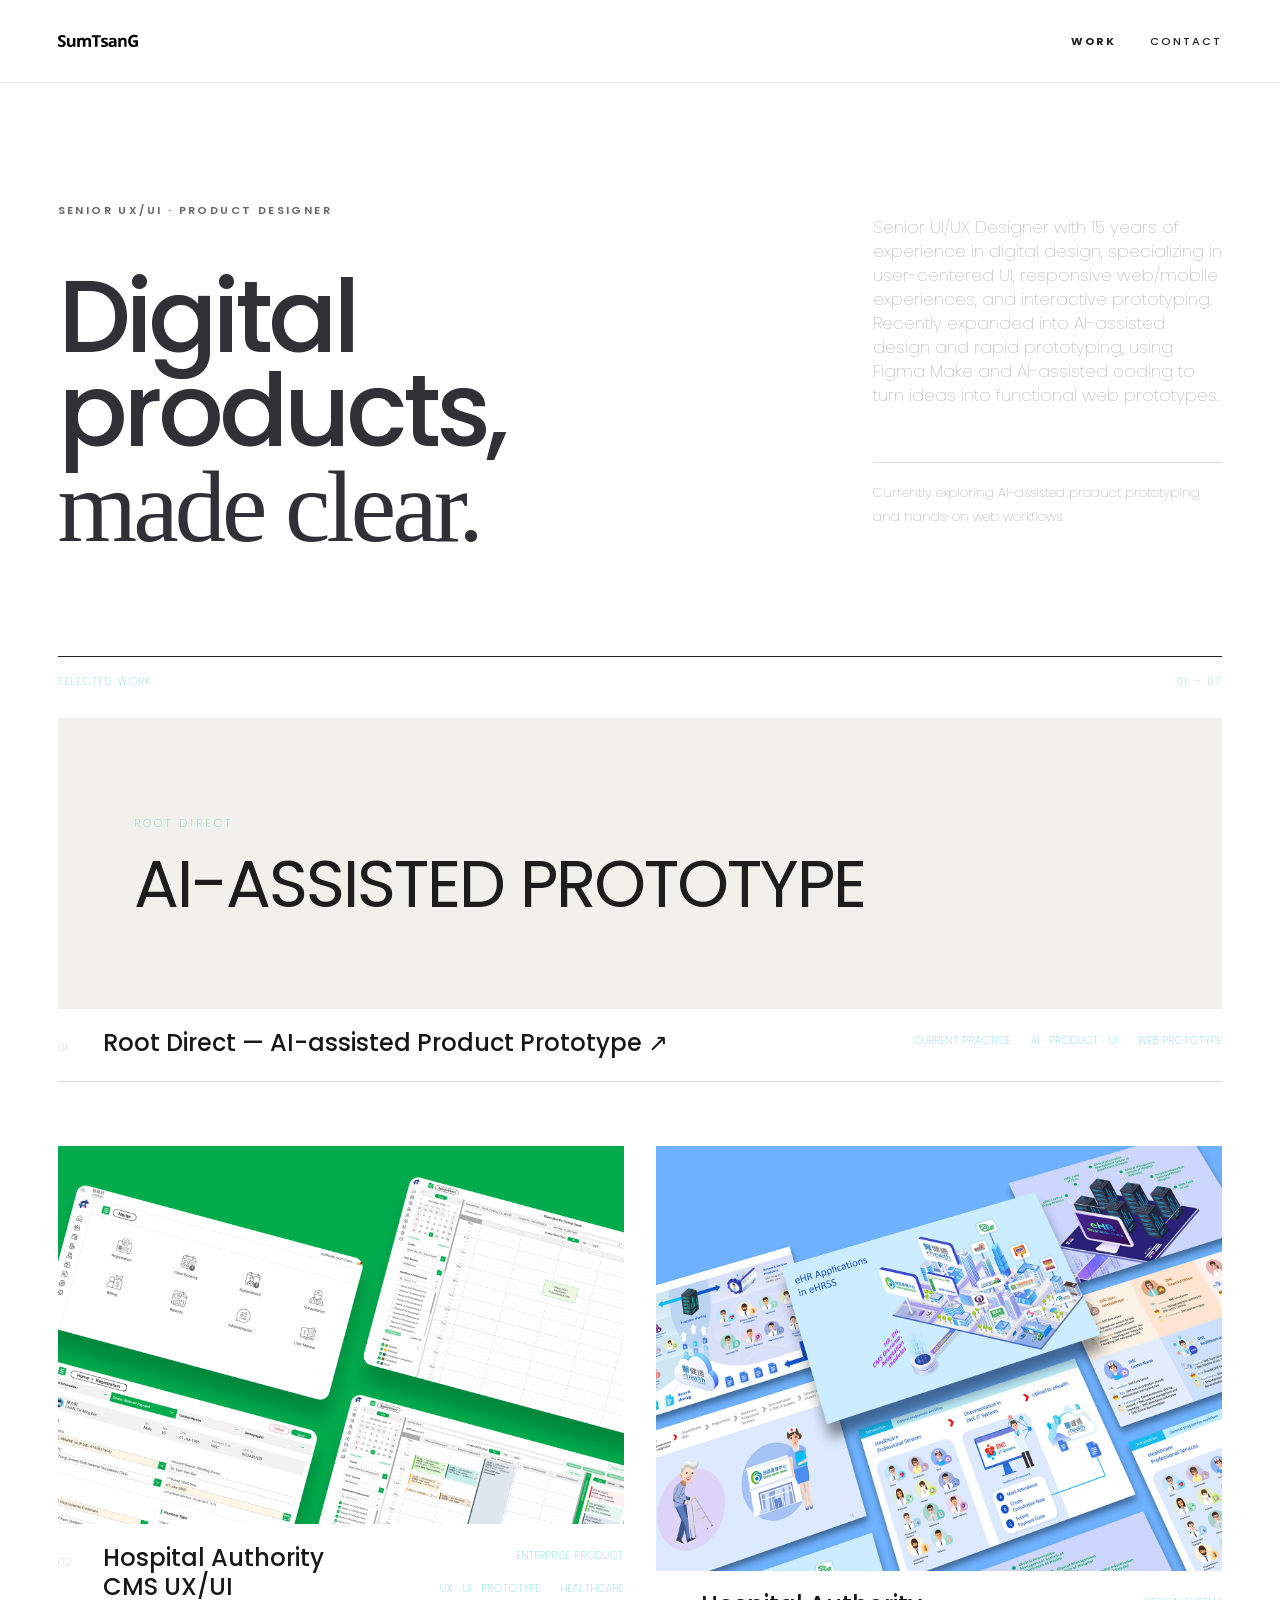
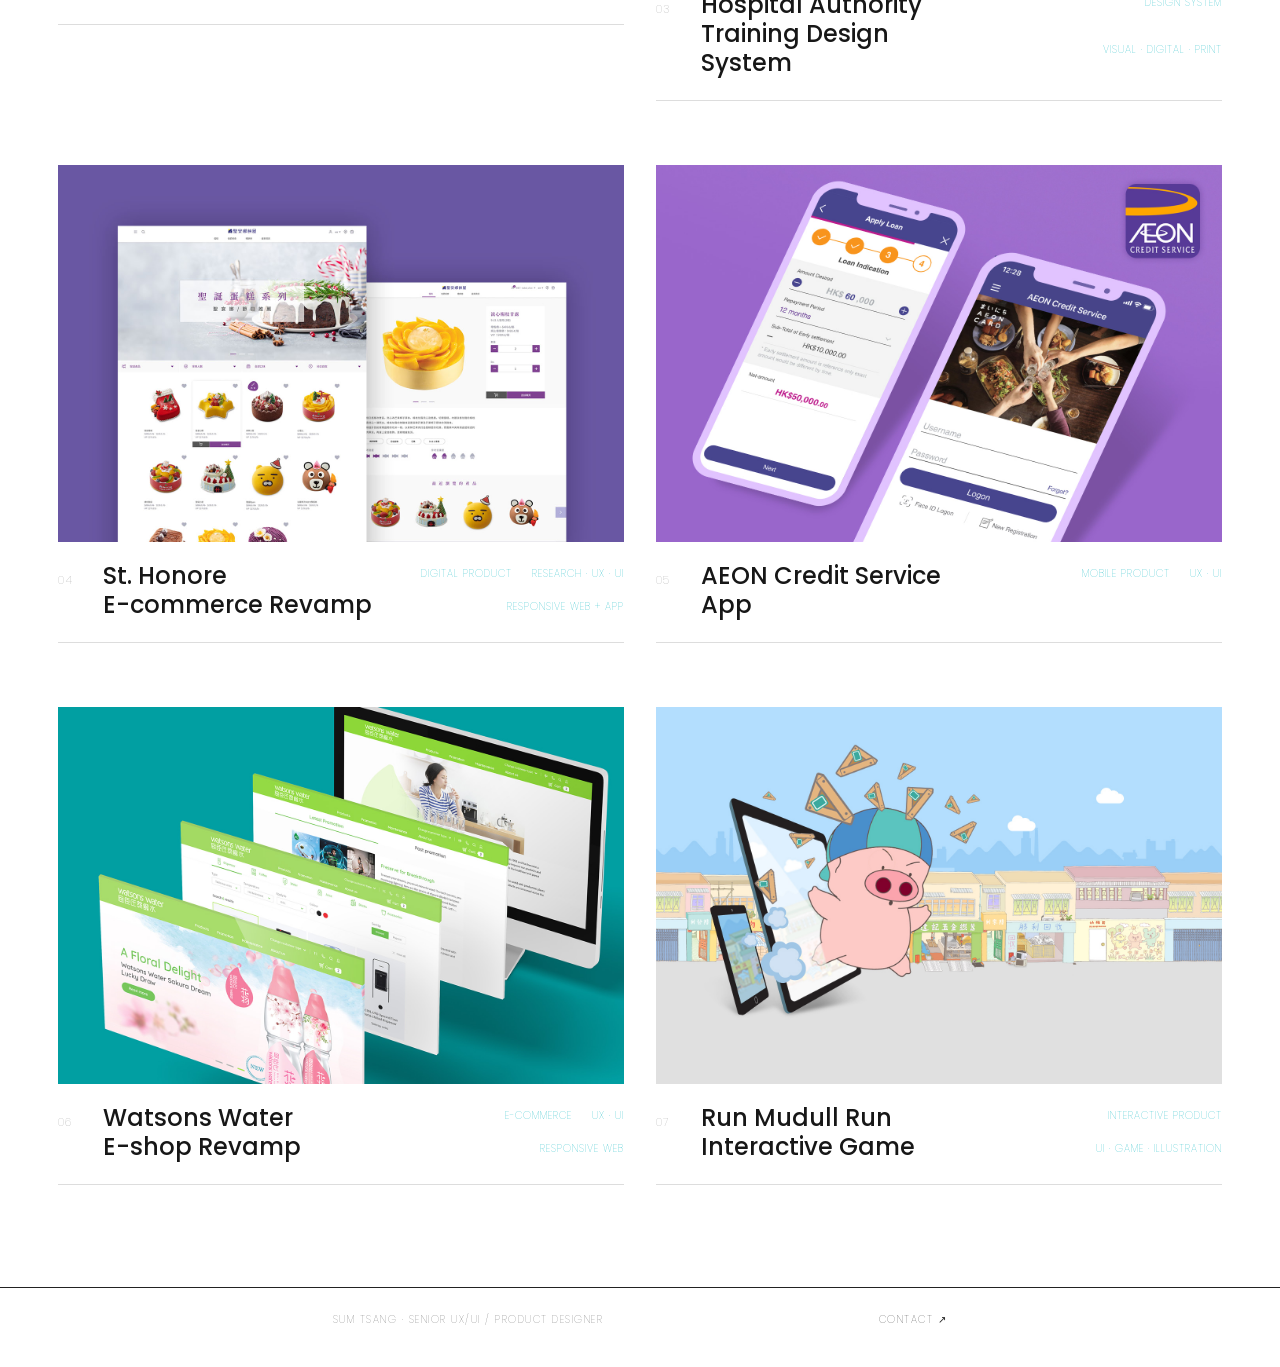
<file: index.html>
<!DOCTYPE html>

<html lang="en">
<head>
<meta charset="utf-8"/>
<title>Sum Tsang — Senior UX/UI / Product Designer</title>
<meta content="Senior UX/UI / Product Designer with 15 years of experience in digital products, complex enterprise systems and AI-assisted prototyping." name="description"/>
<meta content="Sum Tsang" name="author"/>
<meta content="width=device-width, initial-scale=1.0" name="viewport"/>
<link href="img/favicon.png" rel="shortcut icon"/>
<link href="bootstrap/css/bootstrap.min.css" rel="stylesheet"/>
<link href="css/color-turquoise.css" rel="stylesheet"/>
<link href="css/retina.css" rel="stylesheet"/>
<link href="css/animate.css" rel="stylesheet"/>
<link href="css/colors-header.css" rel="stylesheet"/>
<link href="fonts/font-awesome-4.6.3/css/font-awesome.min.css" rel="stylesheet"/>
<link href="https://fonts.googleapis.com/css?family=Poppins:300,400,500,700%7CPlayfair+Display:400,700&amp;subset=latin,latin-ext" rel="stylesheet" type="text/css"/>
<link href="css/magnific-popup.css" rel="stylesheet"/>
<link href="css/style.css" rel="stylesheet">
<link href="css/responsive.css" rel="stylesheet"/>
<link href="css/portfolio-job3.css" rel="stylesheet"/>
</link></head>
<body class="job3-portfolio">
<header class="job3-header">
<div class="job3-header-inner">
<a class="job3-logo" href="index.html">
<img alt="Sum Tsang" class="svg-black" src="img/svg/logo.svg"/>
</a>
<nav>
<a class="active" href="index.html">WORK</a>
<a href="contact.html">CONTACT</a>
</nav>
</div>
</header>
<main>
<section class="job3-intro container-fluid">
<div class="job3-intro-grid">
<div>
<p class="eyebrow">SENIOR UX/UI · PRODUCT DESIGNER</p>
<h1>Digital products,<br/><em>made clear.</em></h1>
</div>
<div class="intro-copy">
<p>Senior UI/UX Designer with 15 years of experience in digital design, specializing in user-centered UI, responsive web/mobile experiences, and interactive prototyping. 
<br>Recently expanded into AI-assisted design and rapid prototyping, using Figma Make and AI-assisted coding to turn ideas into functional web prototypes.</p>
<p class="intro-note">Currently exploring AI-assisted product prototyping and hands-on web workflows.</p>
</div>
</div>
</section>
<section class="job3-work container-fluid">
<div class="section-label"><span>SELECTED WORK</span><span>01 — 07</span></div>
<div class="work-grid">
<!-- 01: Current / AI work leads the portfolio -->
<article class="work-project rootdirect-project">
<a aria-label="Root Direct live prototype" class="work-image rootdirect-cover" href="https://rootdirect-hk.onrender.com/" rel="noopener" target="_blank">
<div class="rootdirect-placeholder">
<span>ROOT DIRECT</span>
<strong>AI-ASSISTED PROTOTYPE</strong>
</div>
</a>

  
<div class="work-meta">
<div><span class="project-number">01</span><h2><a href="https://rootdirect-hk.onrender.com/" rel="noopener" target="_blank">Root Direct — AI-assisted Product Prototype ↗</a></h2></div>
<div class="project-info"><span>Current Practice</span><span>AI · Product · UI</span><span>Web Prototype</span></div>
</div>
</article>

  
<article class="work-project">
<a class="work-image" href="ha-uxui.html"><img alt="Hospital Authority CMS UX/UI" src="img/portfolio/hat-ux-hero.jpg"/></a>
<div class="work-meta">
<div><span class="project-number">02</span><h2><a href="ha-uxui.html">Hospital Authority<br>CMS UX/UI</a></h2></div>
<div class="project-info"><span>Enterprise Product</span><span>UX · UI · Prototype</span><span>Healthcare</span></div>
</div>
</article>

  
<article class="work-project"><a class="work-image" href="ha-tutorial.html"><img alt="Hospital Authority Training Design System" src="img/portfolio/hat-06.jpg"/></a>
  <div class="work-meta"><div><span class="project-number">03</span><h2><a href="ha-tutorial.html">Hospital Authority<br>Training Design System</a></h2></div><div class="project-info"><span>Design System</span><span>Visual · Digital · Print</span></div></div></article>

  
<article class="work-project">
<a class="work-image" href="sh.html"><img alt="St. Honore ecommerce site revamp" src="img/portfolio/sh-hero.jpg"/></a>
<div class="work-meta">
<div><span class="project-number">04</span><h2><a href="sh.html">St. Honore<br>E-commerce Revamp</a></h2></div>
<div class="project-info"><span>Digital Product</span><span>Research · UX · UI</span><span>Responsive Web + App</span></div>
</div>
</article>


<article class="work-project">
<a class="work-image" href="aeon-noshow.html"><img alt="AEON Credit Service App" src="img/portfolio/aeon-noshow-hero.jpg"/></a>
<div class="work-meta">
<div><span class="project-number">05</span><h2><a href="aeon-noshow.html">AEON Credit Service<br>App</a></h2></div>
<div class="project-info"><span>Mobile Product</span><span>UX · UI</span></div>
</div>
</article>

  
<article class="work-project">
<a class="work-image" href="ww.html"><img alt="Watsons Water e-shop revamp" src="img/portfolio/ww-hero.jpg"/></a>
<div class="work-meta">
<div><span class="project-number">06</span><h2><a href="ww.html">Watsons Water<br>E-shop Revamp</a></h2></div>
<div class="project-info"><span>E-commerce</span><span>UX · UI</span><span>Responsive Web</span></div>
</div>
</article>

  
<article class="work-project"><a class="work-image" href="mudull.html"><img alt="Run Mudull Run game" src="img/portfolio/md-hero.jpg"/></a>
  <div class="work-meta"><div><span class="project-number">07</span><h2><a href="mudull.html">Run Mudull Run<br>Interactive Game</a></h2></div><div class="project-info"><span>Interactive Product</span><span>UI · Game · Illustration</span></div></div></article>

  
</div>
</section>
</main>
<footer class="job3-footer container-fluid">
<div>SUM TSANG · SENIOR UX/UI / PRODUCT DESIGNER</div>
<a href="contact.html">CONTACT ↗</a>
</footer>
<script src="js/jquery-2.1.4.min.js"></script>
<script src="bootstrap/js/bootstrap.min.js"></script>
<script src="js/jquery.scripts.min.js"></script>
<script src="js/volcanno.include.js"></script>
</body>
</html>
</file>
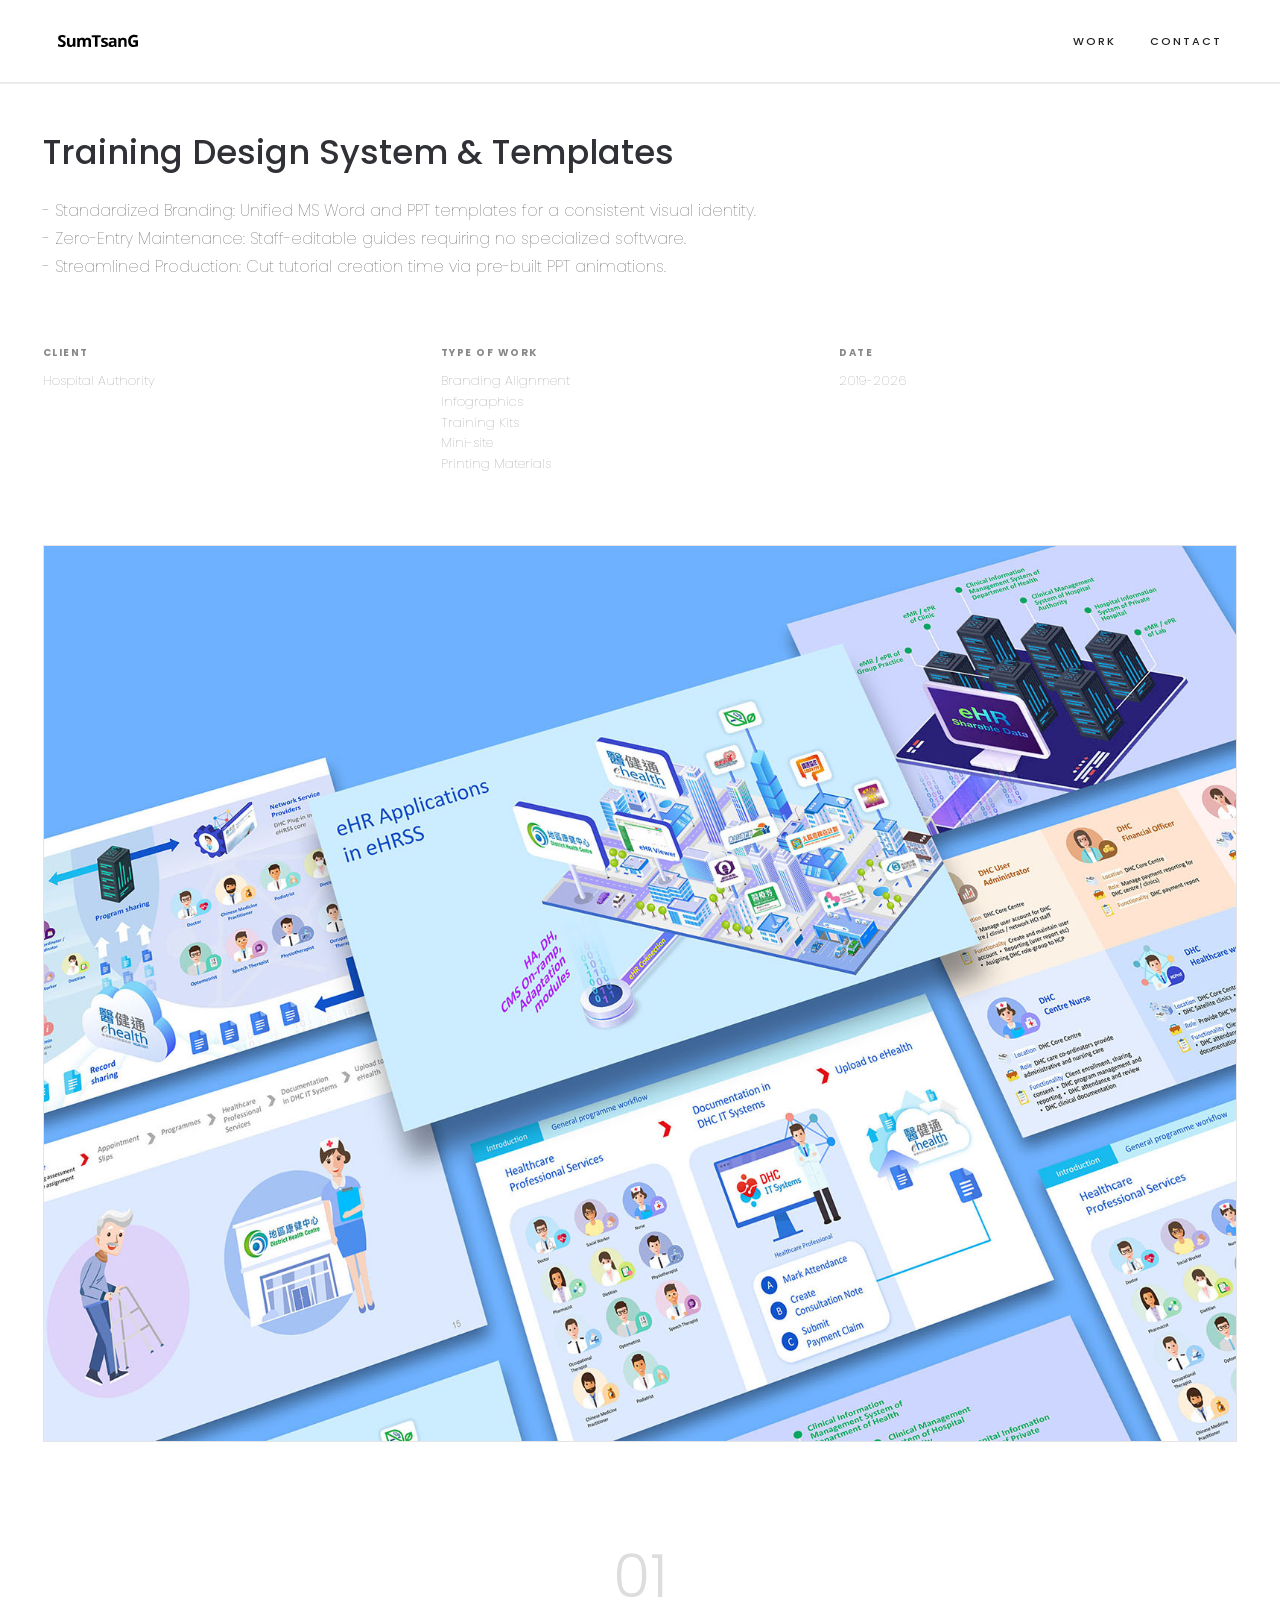
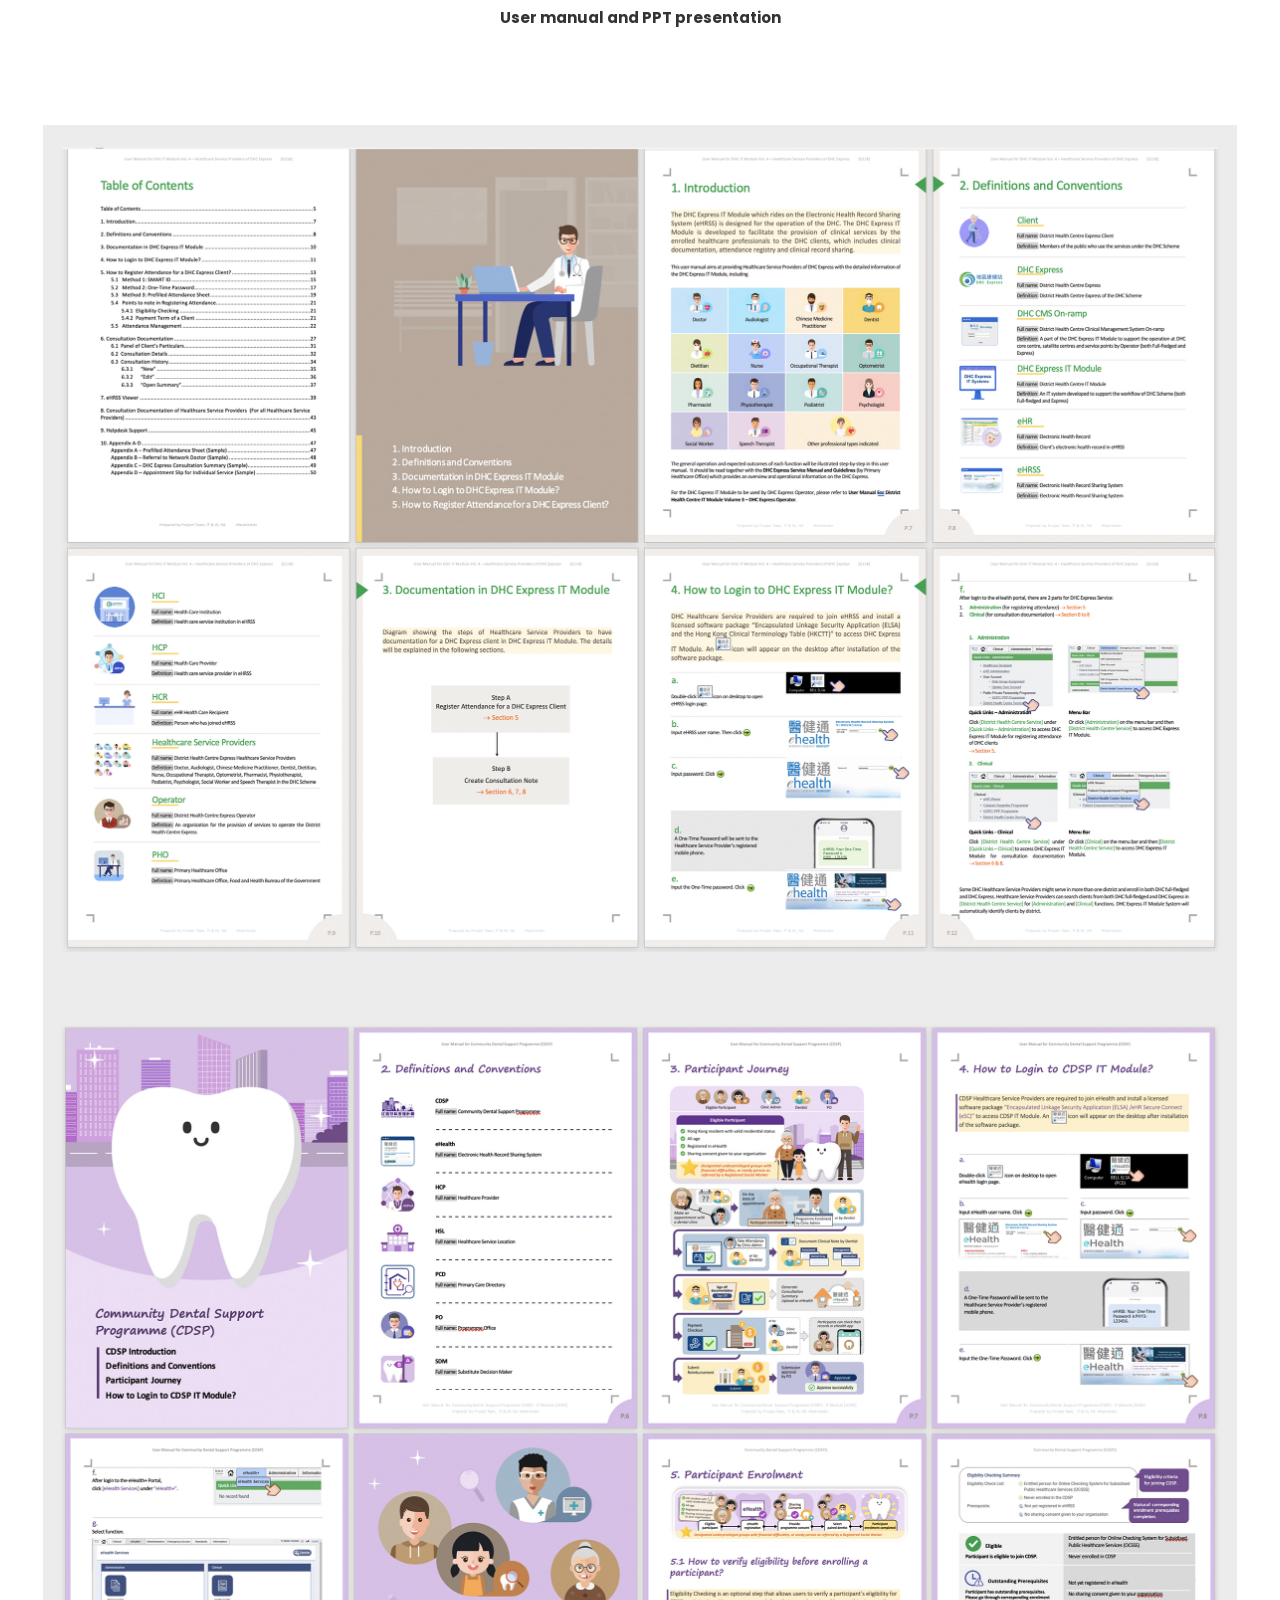
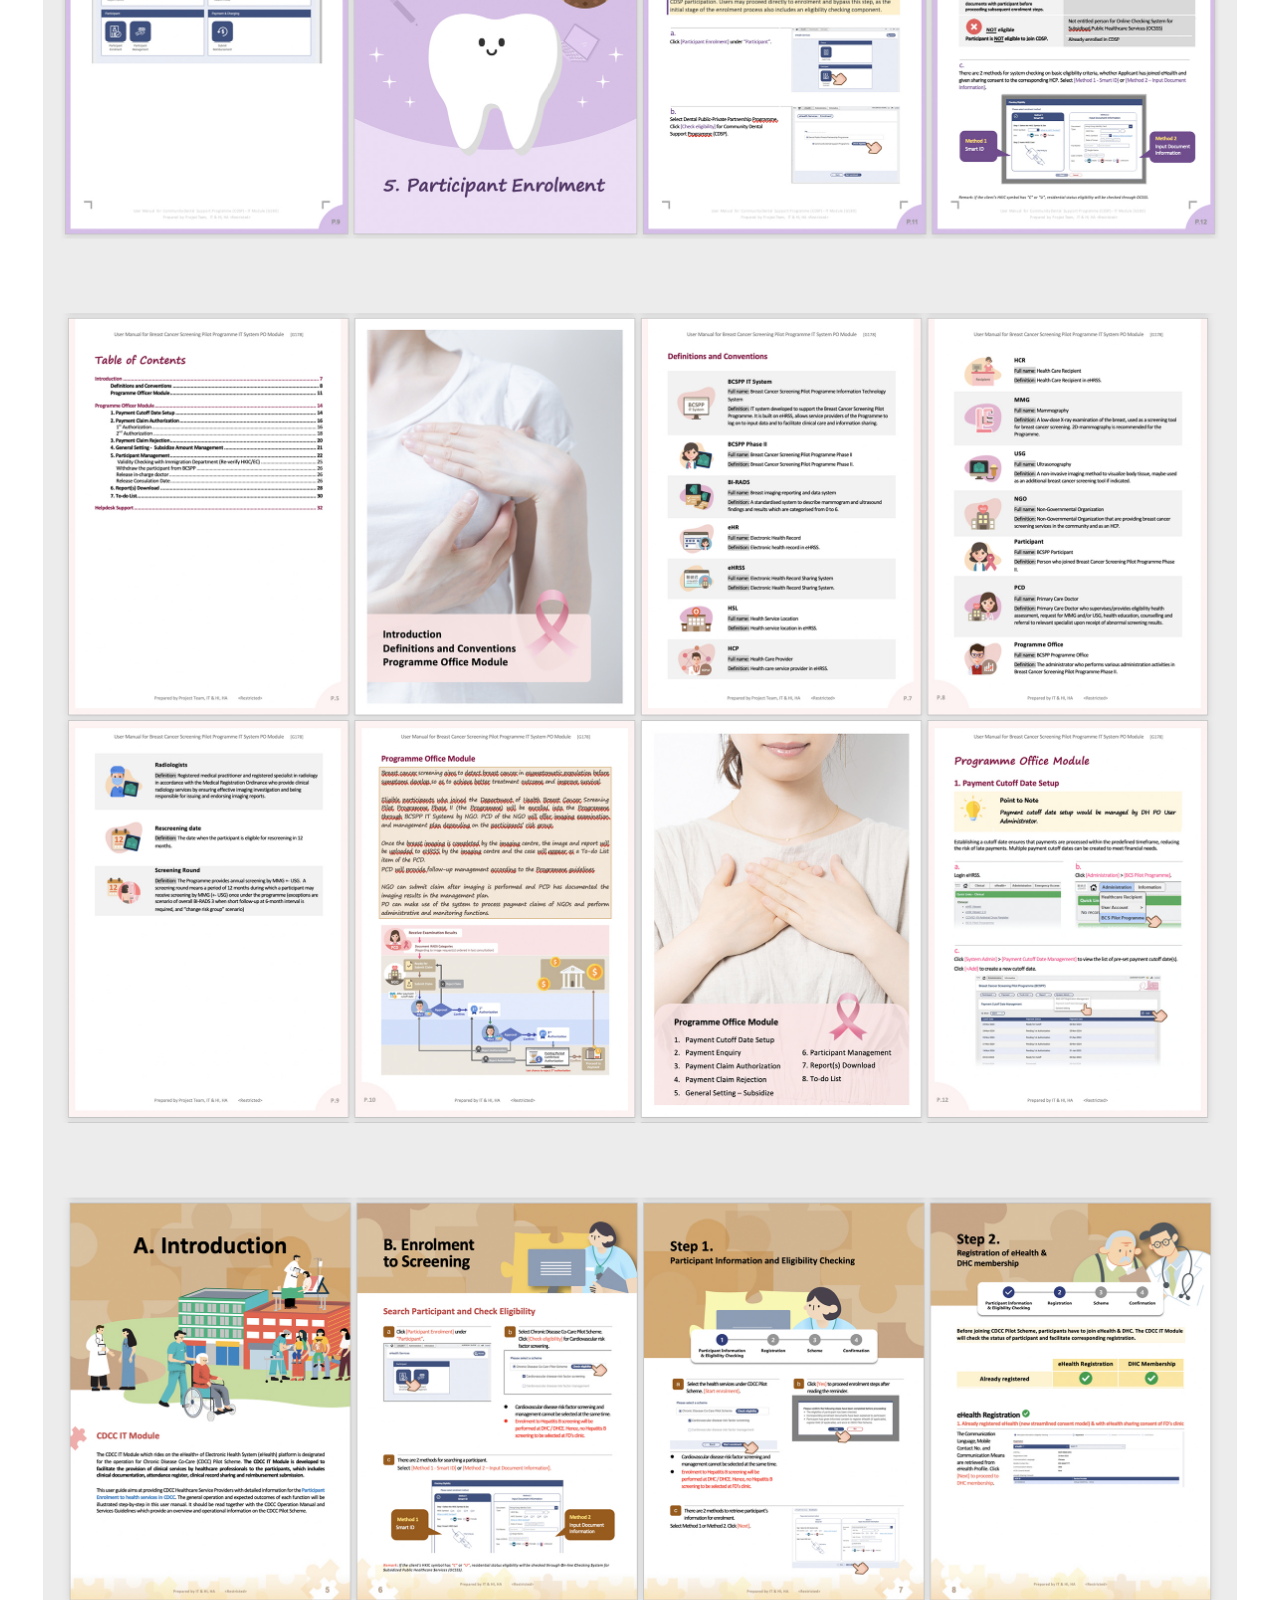
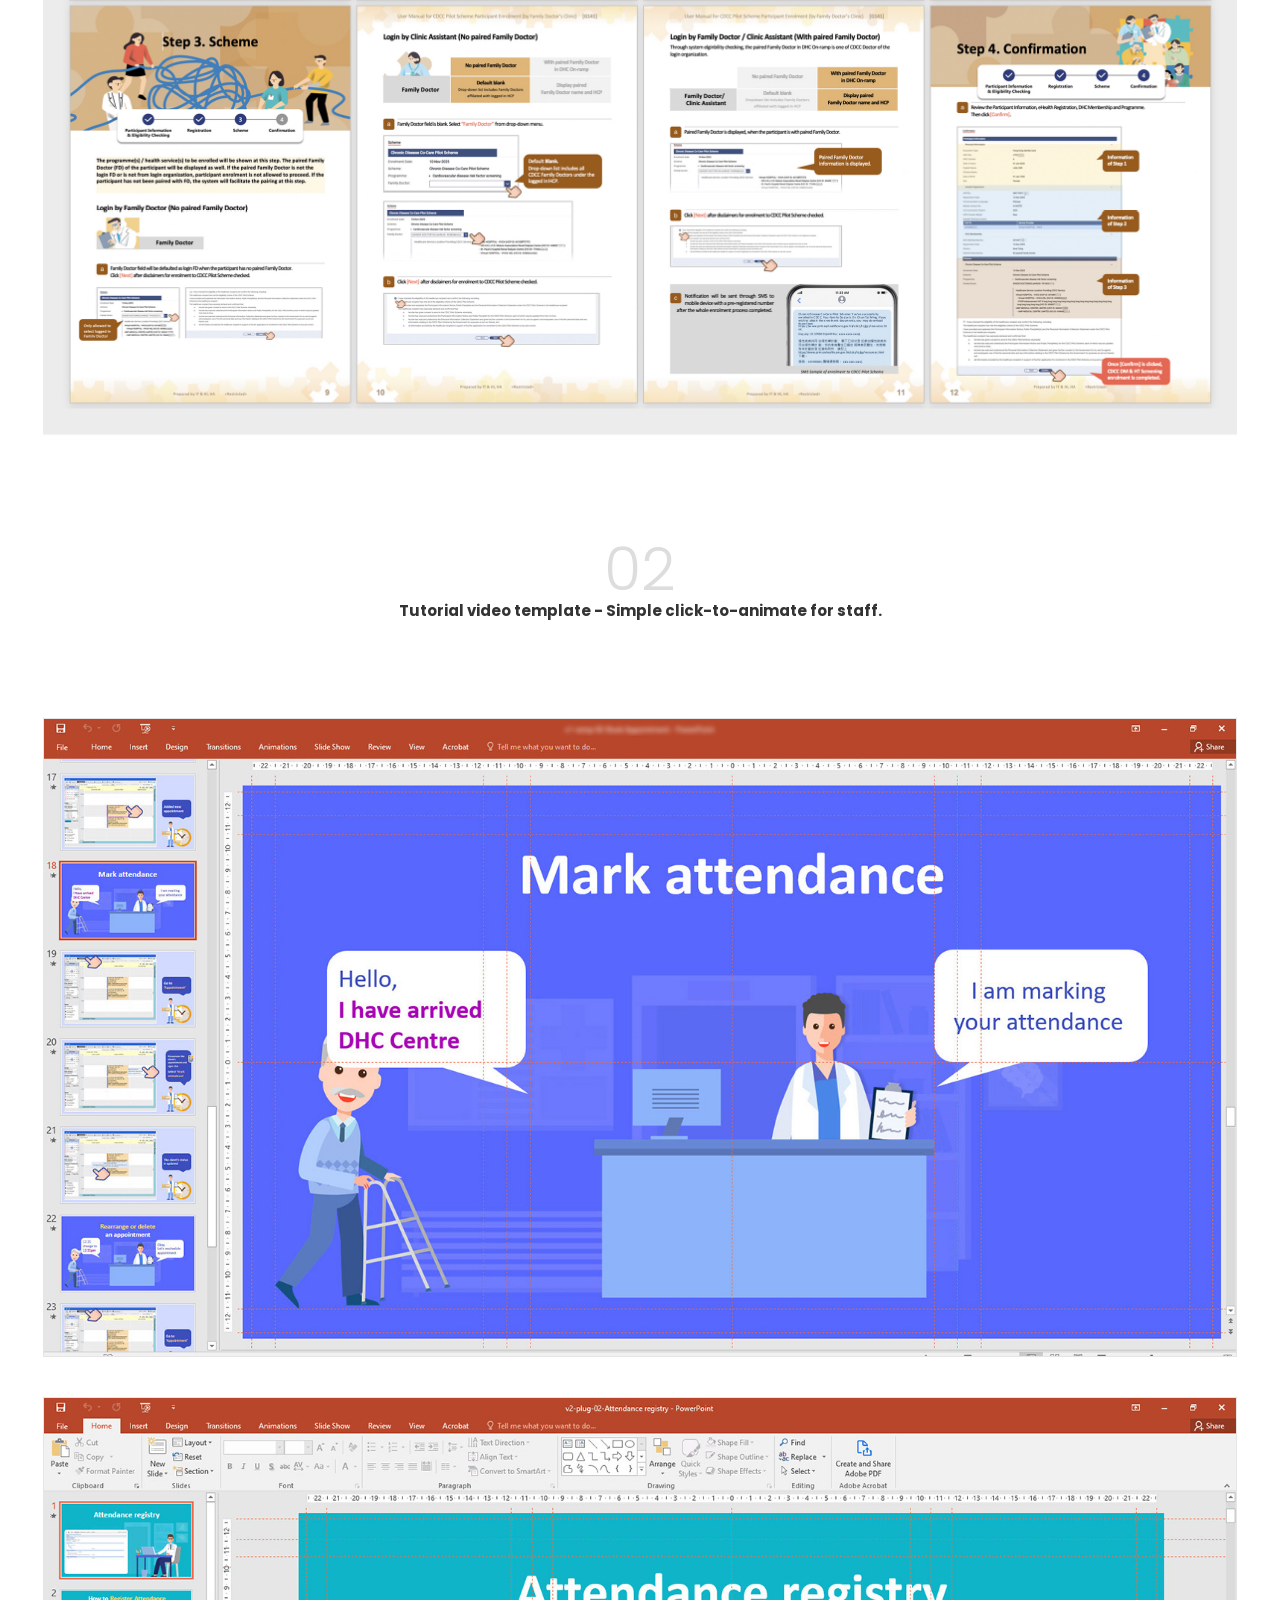
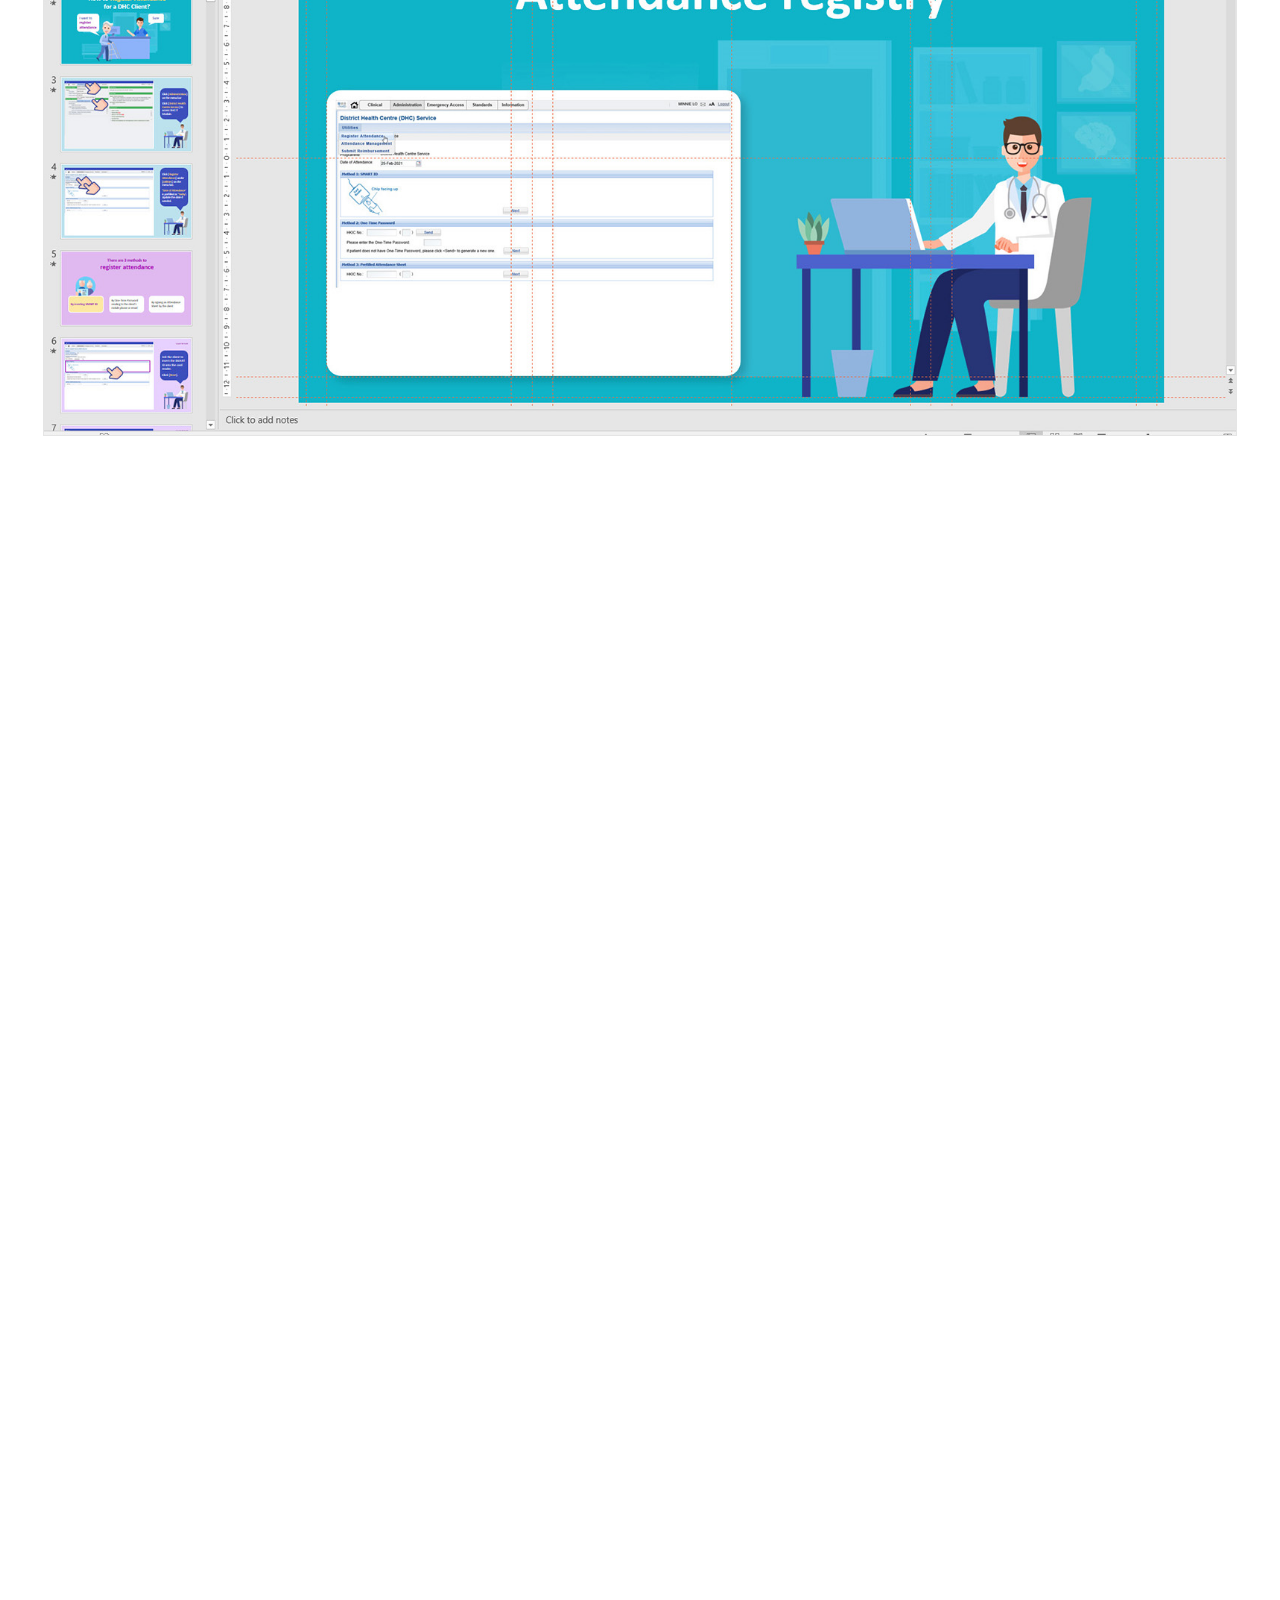
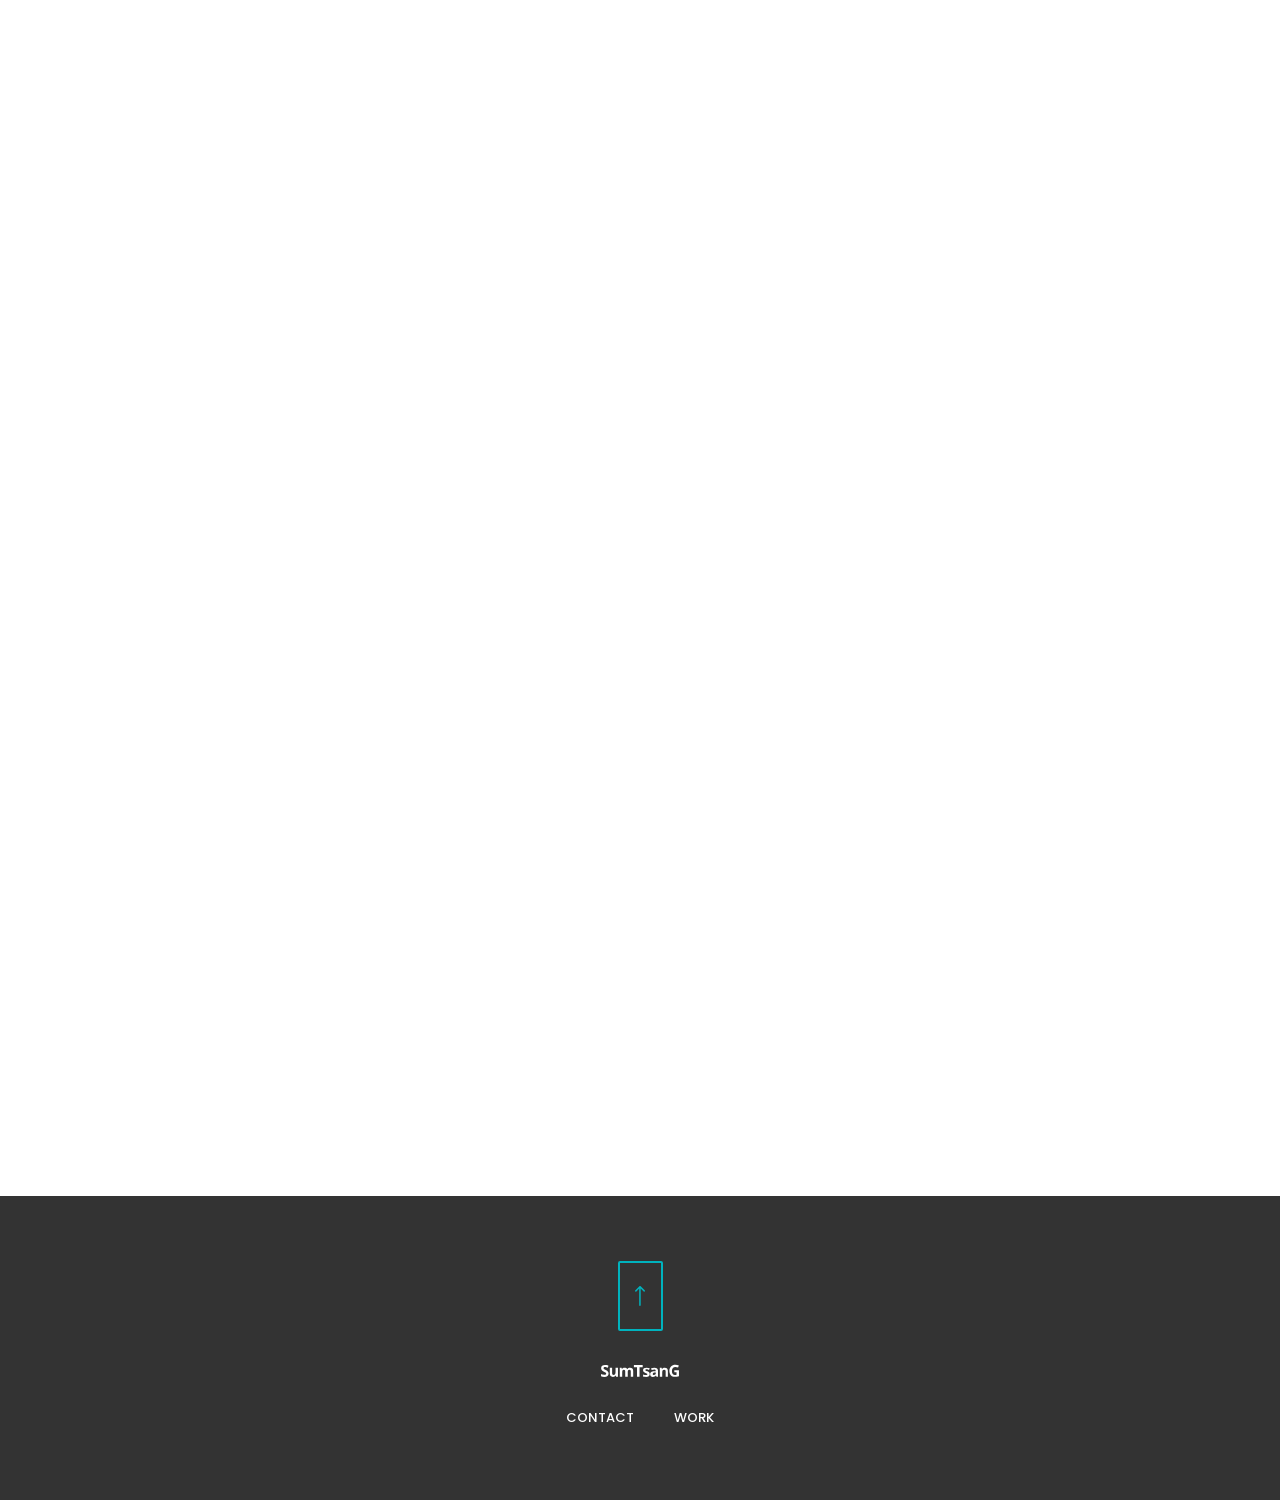
<file: ha-tutorial.html>
<!DOCTYPE html>
<html lang="en">
<head>
    <meta charset="utf-8">
    <title>Sum Tsang</title>
    <meta name="viewport" content="width=device-width, initial-scale=1.0">
    <link rel="shortcut icon" href="img/favicon.png"/>

    <link rel="stylesheet" href="bootstrap/css/bootstrap.min.css">
    <link rel="stylesheet" href="bootstrap/css/bootstrap-theme.min.css">
    <link rel="stylesheet" href="css/color-turquoise.css">
    <link rel="stylesheet" href="css/retina.css">
    <link rel="stylesheet" href="css/animate.css">
    <link rel="stylesheet" href="css/colors-header.css">
    <link rel="stylesheet" href="fonts/font-awesome-4.6.3/css/font-awesome.min.css">
    <link rel="stylesheet" href="css/magnific-popup.css">
    <link href='https://fonts.googleapis.com/css?family=Poppins:300,400,500,700%7CPlayfair+Display:400,700&subset=latin,latin-ext' rel='stylesheet'>
    <link rel="stylesheet" href="css/style.css">
    <link rel="stylesheet" href="css/responsive.css">
<link rel="stylesheet" href="css/portfolio-job3.css"/>
</head>

<body class="job3-project-page">
<div class="header-wrapper header-dark-default clearfix">
<header class="job3-header"><div class="job3-header-inner"><a class="job3-logo" href="index.html"><img class="svg-black" src="img/svg/logo.svg" alt="Sum Tsang"></a><nav><a href="index.html">WORK</a><a href="contact.html">CONTACT</a></nav></div></header></div>
<div class="page-content pt-50">
        <div class="container">
            <div class="row">
                <div class="col-md-12 project-details-wide project-gallery-wide">
                    <h3>Training Design System & Templates</h3>
                    <p>
                        - Standardized Branding: Unified MS Word and PPT templates for a consistent visual identity.<br>
                        - Zero-Entry Maintenance: Staff-editable guides requiring no specialized software.<br>
                        - Streamlined Production: Cut tutorial creation time via pre-built PPT animations.
                    </p>
                    
                    <div class="row" style="margin-bottom: 20px;">
                        <div class="col-md-4 col-sm-4">
                            <h5>Client</h5>
                            <p>Hospital Authority</p>
                        </div>
                        <div class="col-md-4 col-sm-4">
                            <h5>Type of Work</h5>
                            <p>Branding Alignment<br>Infographics<br>Training Kits<br>Mini-site<br>Printing Materials</p>
                        </div>
                        <div class="col-md-4 col-sm-4">
                            <h5>Date</h5>
                            <p>2019-2026</p>
                        </div>
                    </div>

                    <ul class="vertical-stack-gallery">

                    
                        <li class="triggerAnimation animated" data-animate="fadeIn"><img src="img/portfolio/hat-06.jpg" class="border" alt="Manual"></li>

 <li class="triggerAnimation animated" data-animate="fadeIn">
                            <div style="padding: 60px 0;">
                                <h1 style="text-align: center; color: #ddd;">01</h1>
                                <h6 style="text-align: center; color: #333;">User manual and PPT presentation</h6>
                            </div>
                        </li>
                        
                        <li class="triggerAnimation animated" data-animate="fadeIn"><img src="img/portfolio/hat-10-tutorial.jpg" alt="User Guide"></li>

                        <li class="triggerAnimation animated" data-animate="fadeIn">
                            <div style="padding: 60px 0;">
                                <h1 style="text-align: center; color: #ddd;">02</h1>
                                <h6 style="text-align: center; color: #333;">Tutorial video template - Simple click-to-animate for staff.</h6>
                            </div>
                        </li>
                        <li class="triggerAnimation animated" data-animate="fadeIn"><img src="img/portfolio/hat-03.jpg" class="border" alt="Tutorial"></li>
                        <li class="triggerAnimation animated" data-animate="fadeIn"><img src="img/portfolio/hat-04.jpg" class="border" alt="Tutorial"></li>
                        
                        <li class="triggerAnimation animated" data-animate="fadeIn">
                            <div class="embed-responsive embed-responsive-16by9">
                                <iframe src="https://www.youtube.com/embed/fquXY2MG_oA" frameborder="0" allowfullscreen></iframe>
                            </div>
                        </li>

                        <li class="triggerAnimation animated" data-animate="fadeIn">
                            <div style="padding: 60px 0;">
                                <h1 style="text-align: center; color: #ddd;">03</h1>
                                <h6 style="text-align: center; color: #333;">Minisite for tutorials - Hosting user manuals and animated guides.</h6>
                            </div>
                        </li>
                        <li class="triggerAnimation animated" data-animate="fadeIn"><img src="img/portfolio/hat-w01.jpg" class="border" alt="Web"></li>
                        <li class="triggerAnimation animated" data-animate="fadeIn"><img src="img/portfolio/hat-w02.jpg" class="border" alt="Web"></li>

                        <li class="triggerAnimation animated" data-animate="fadeIn">
                            <div style="padding: 60px 0;">
                                <h1 style="text-align: center; color: #ddd;">04</h1>
                                <h6 style="text-align: center; color: #333;">Printed materials</h6>
                            </div>
                        </li>
                        <li class="triggerAnimation animated" data-animate="fadeIn">
                            <img src="img/portfolio/hat-05.jpg" class="border" alt="Print">
                        </li>
                    </ul>
                </div>
            </div>
        </div>
    </div>
<div id="footer-wrapper" class="footer-dark simple-style footer-box centered">
        <footer id="footer">
            <div class="container-fluid">
                <div class="row mb-0">
                    <div class="col-md-12">
                        <a href="#" class="to-top">
                            <span class="icon-container"><img src="img/svg/to-top.svg" class="svg-theme-color" alt="To Top"></span>
                        </a>
                        <div class="logo">
                            <a href="index.html">
                                <span class="icon-container"><img class="svg-white" src="img/svg/logo-w.svg" alt="Logo"></span>
                            </a>
                        </div>
                    </div>
                </div>
                <div class="row">
                    <ul class="footer-widget-container col-md-12 mb-0">
                        <li class="widget widget_nav_menu widget_horizontal_menu">
                            <ul class="menu">
                                <li class="menu-item"><a href="contact.html">Contact</a></li>
                                <li class="menu-item"><a href="index.html">Work</a></li>
                            </ul>
                        </li>
                    </ul>
                </div>
            </div>
        </footer>
    </div>

    <script src="js/jquery-2.1.4.min.js"></script>
    <script src="bootstrap/js/bootstrap.min.js"></script>
    <script src="js/jquery.scripts.min.js"></script>
    <script src="js/volcanno.include.js"></script>

</body>
</html>
</file>
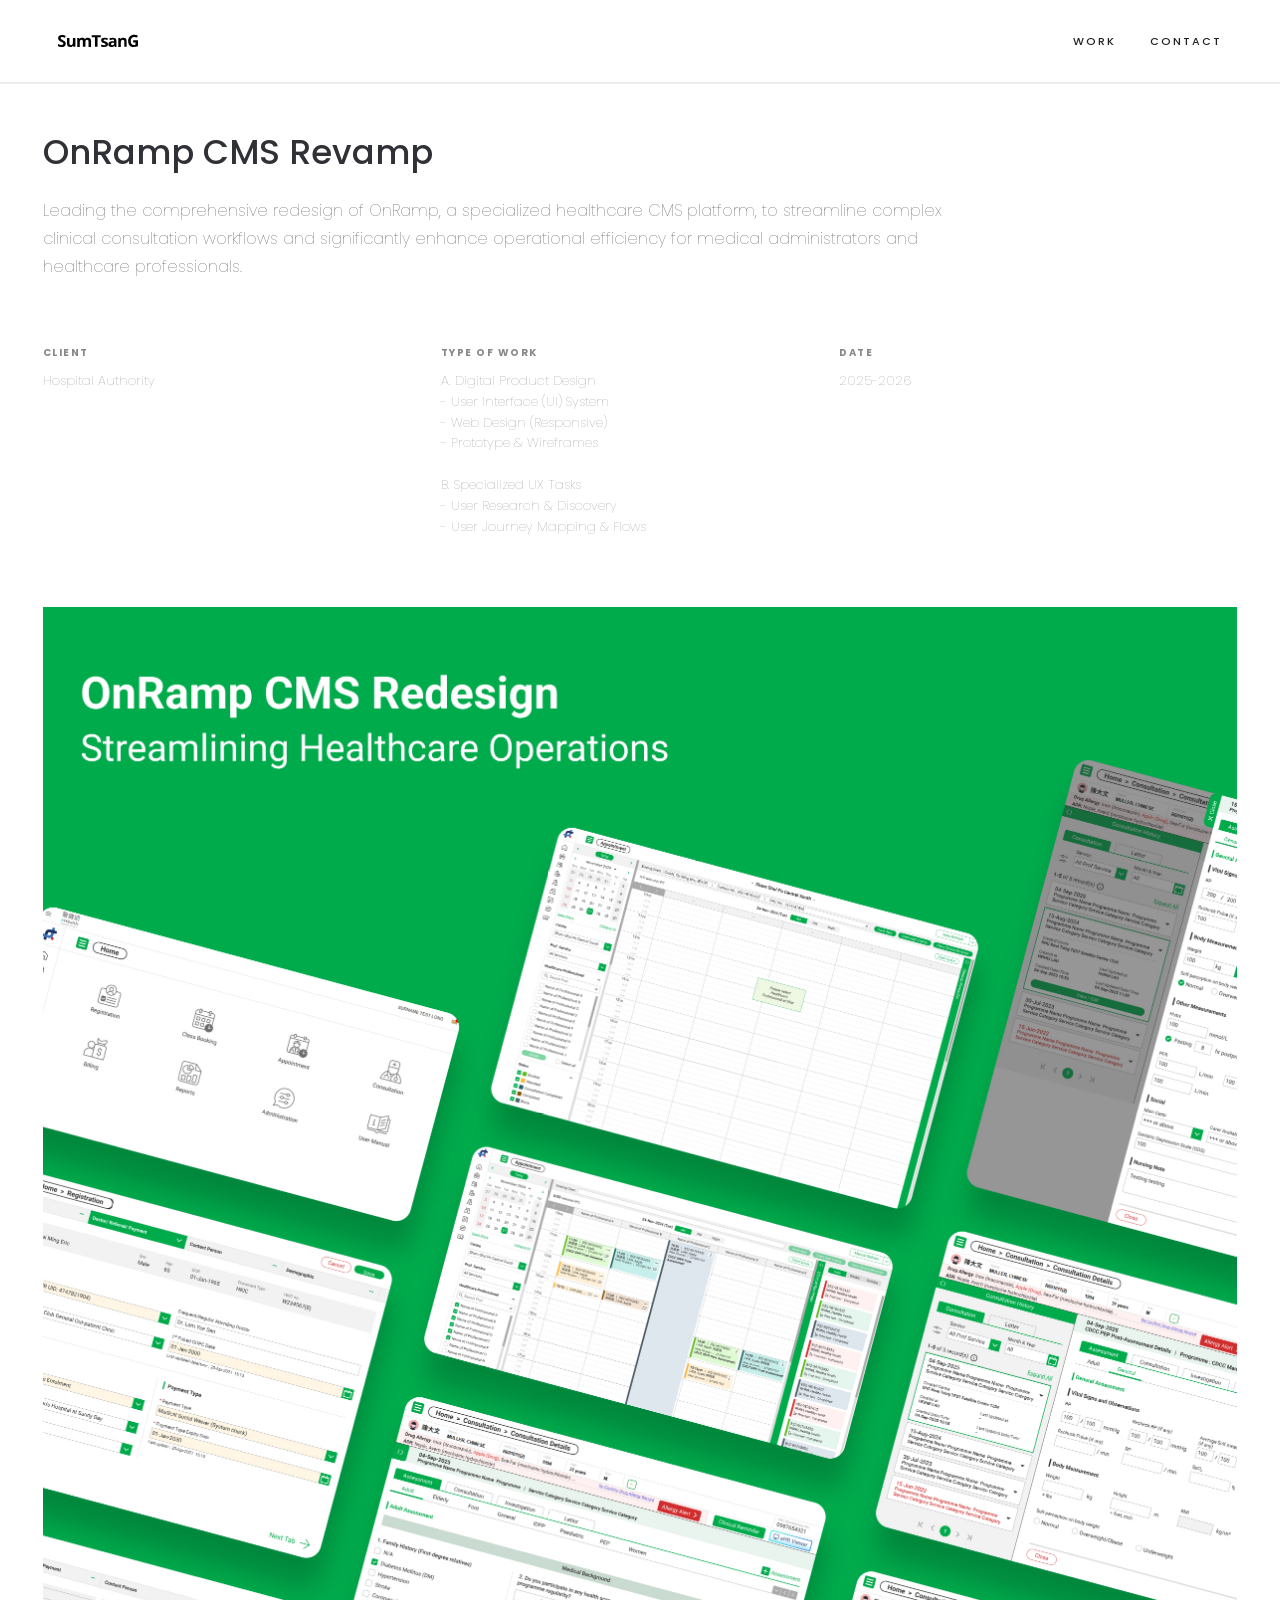
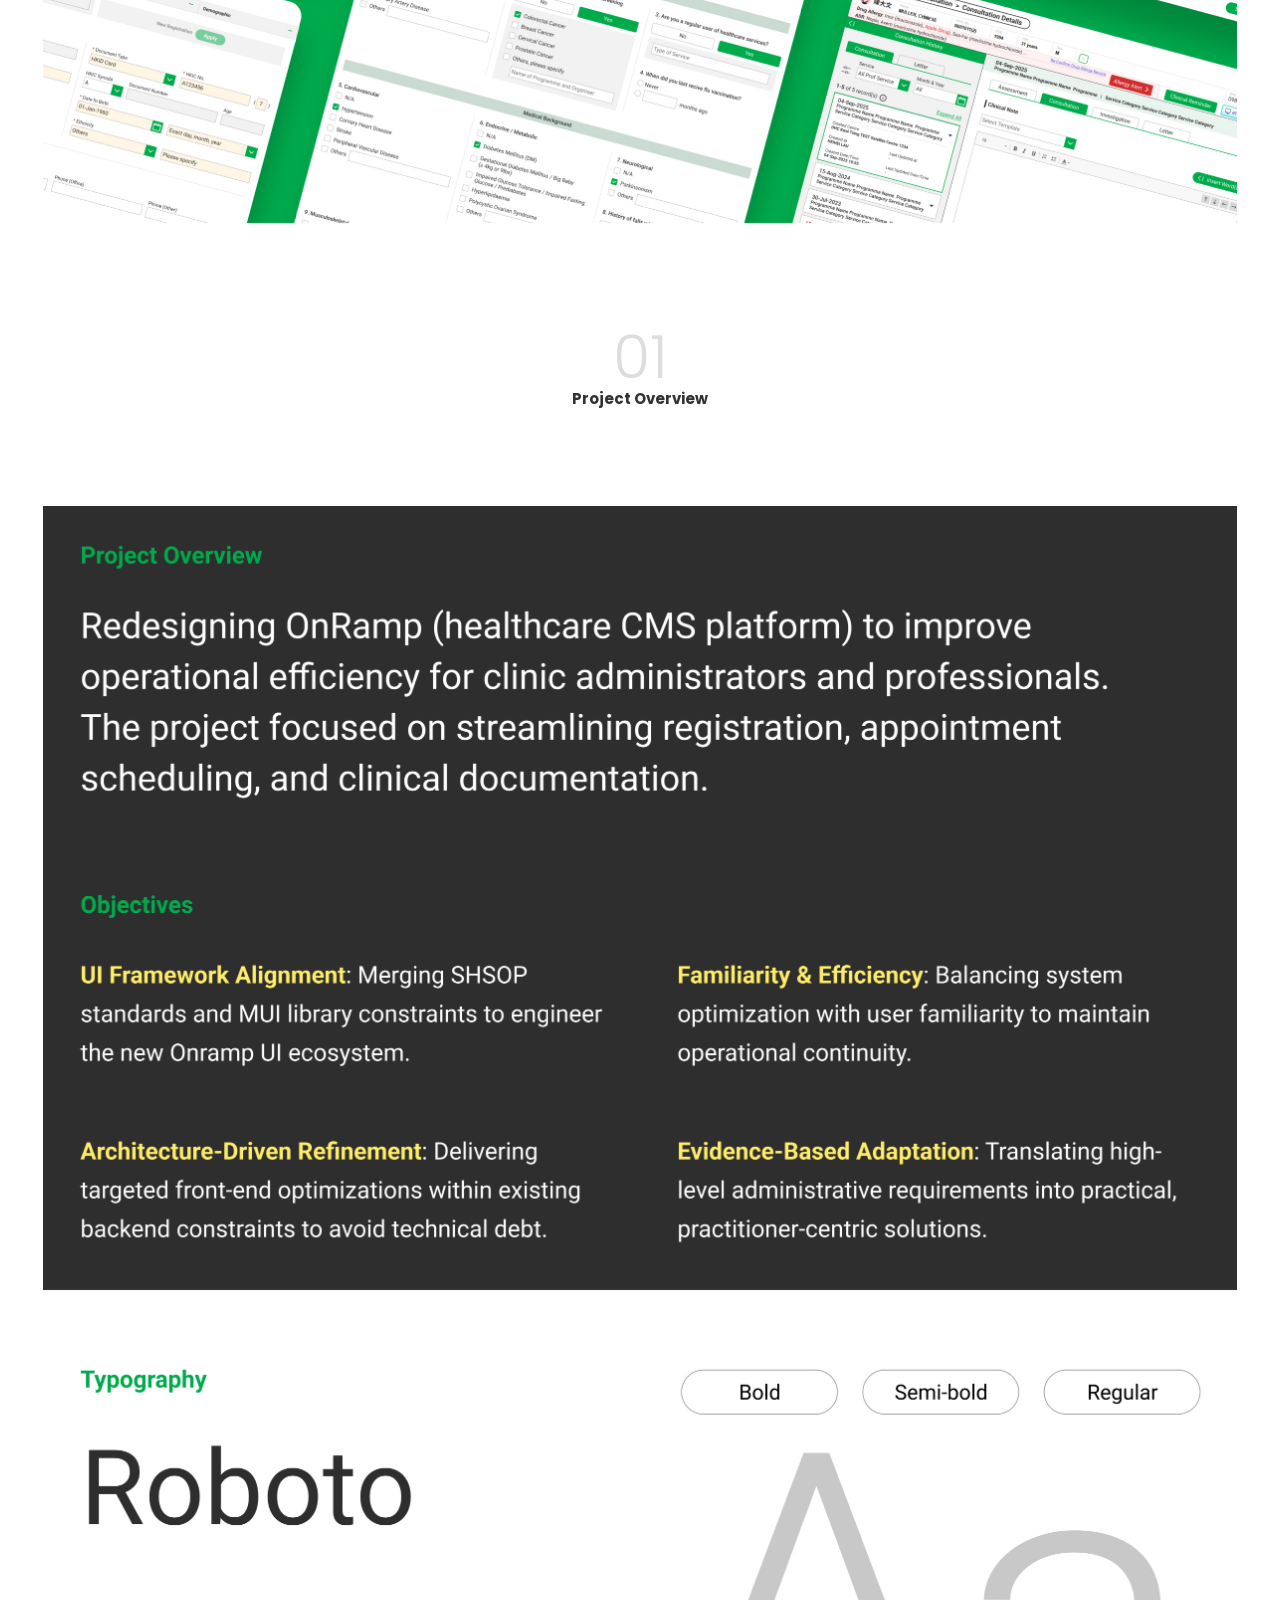
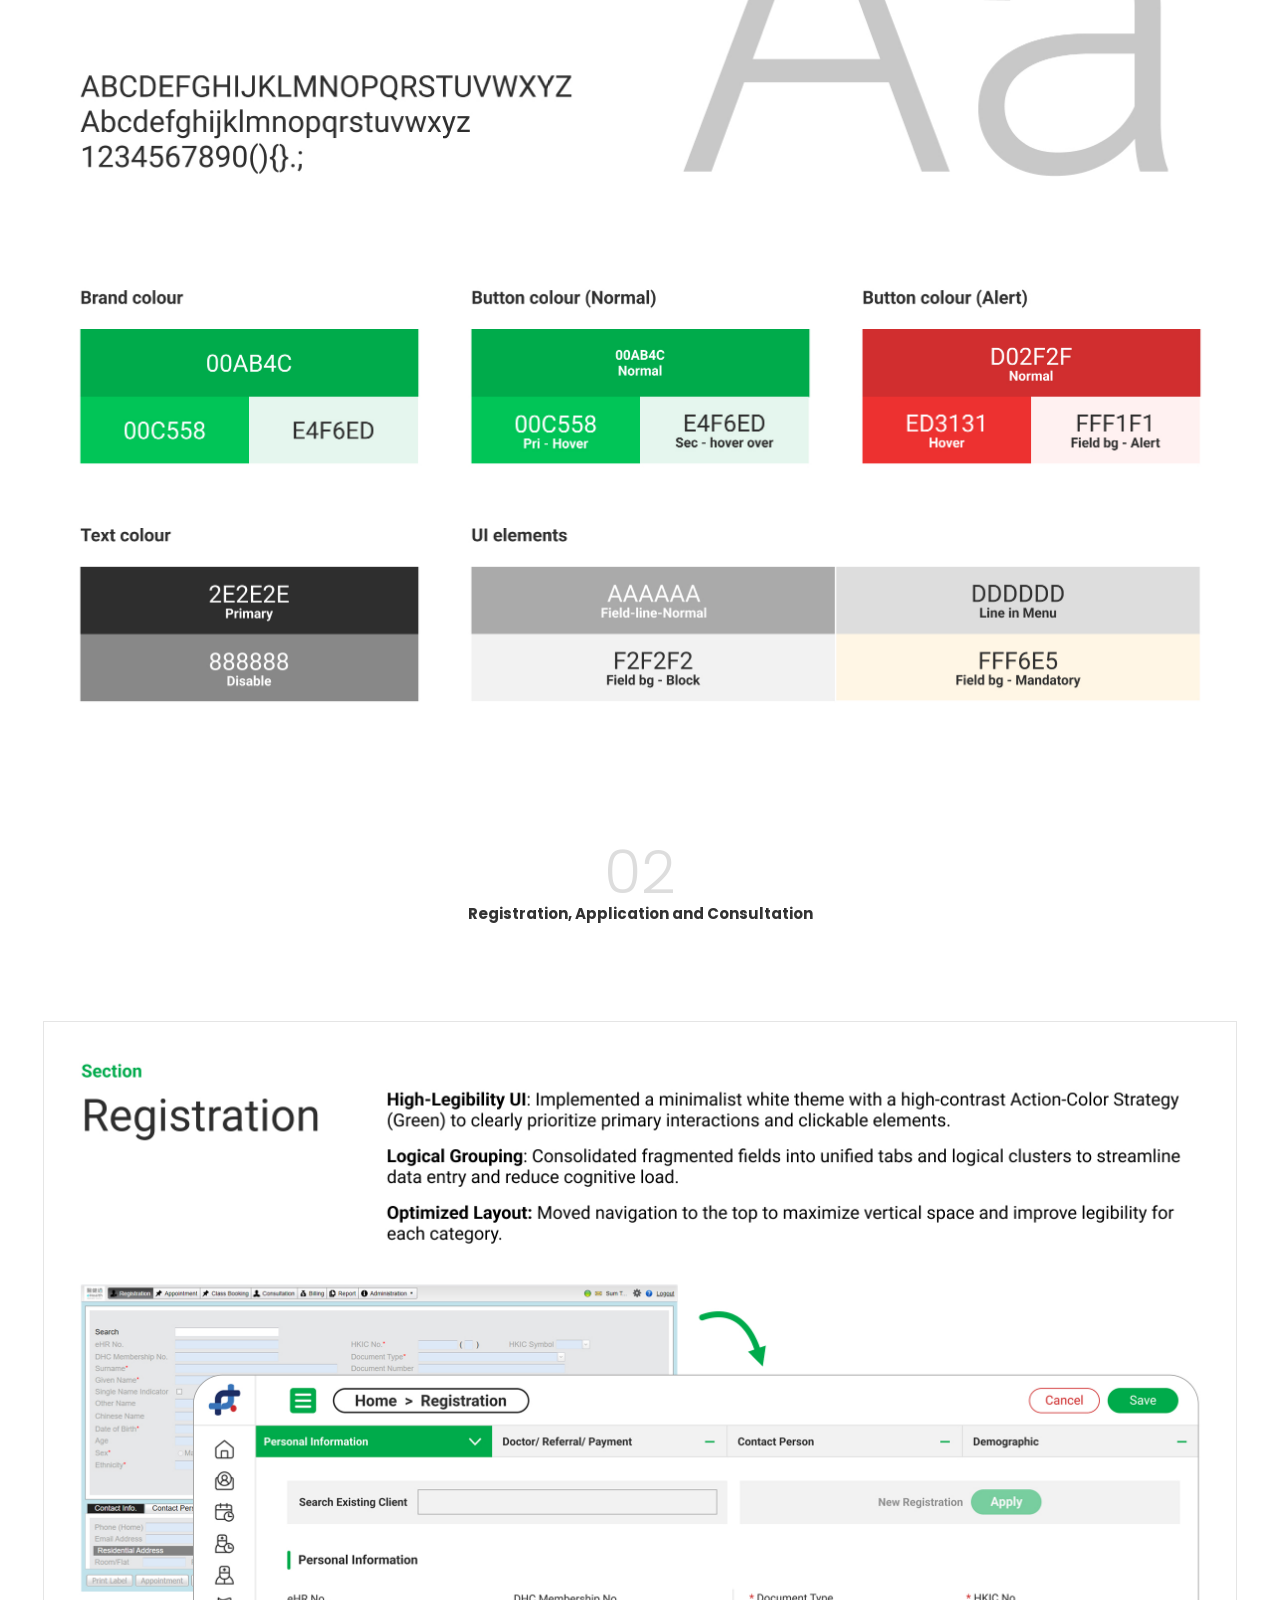
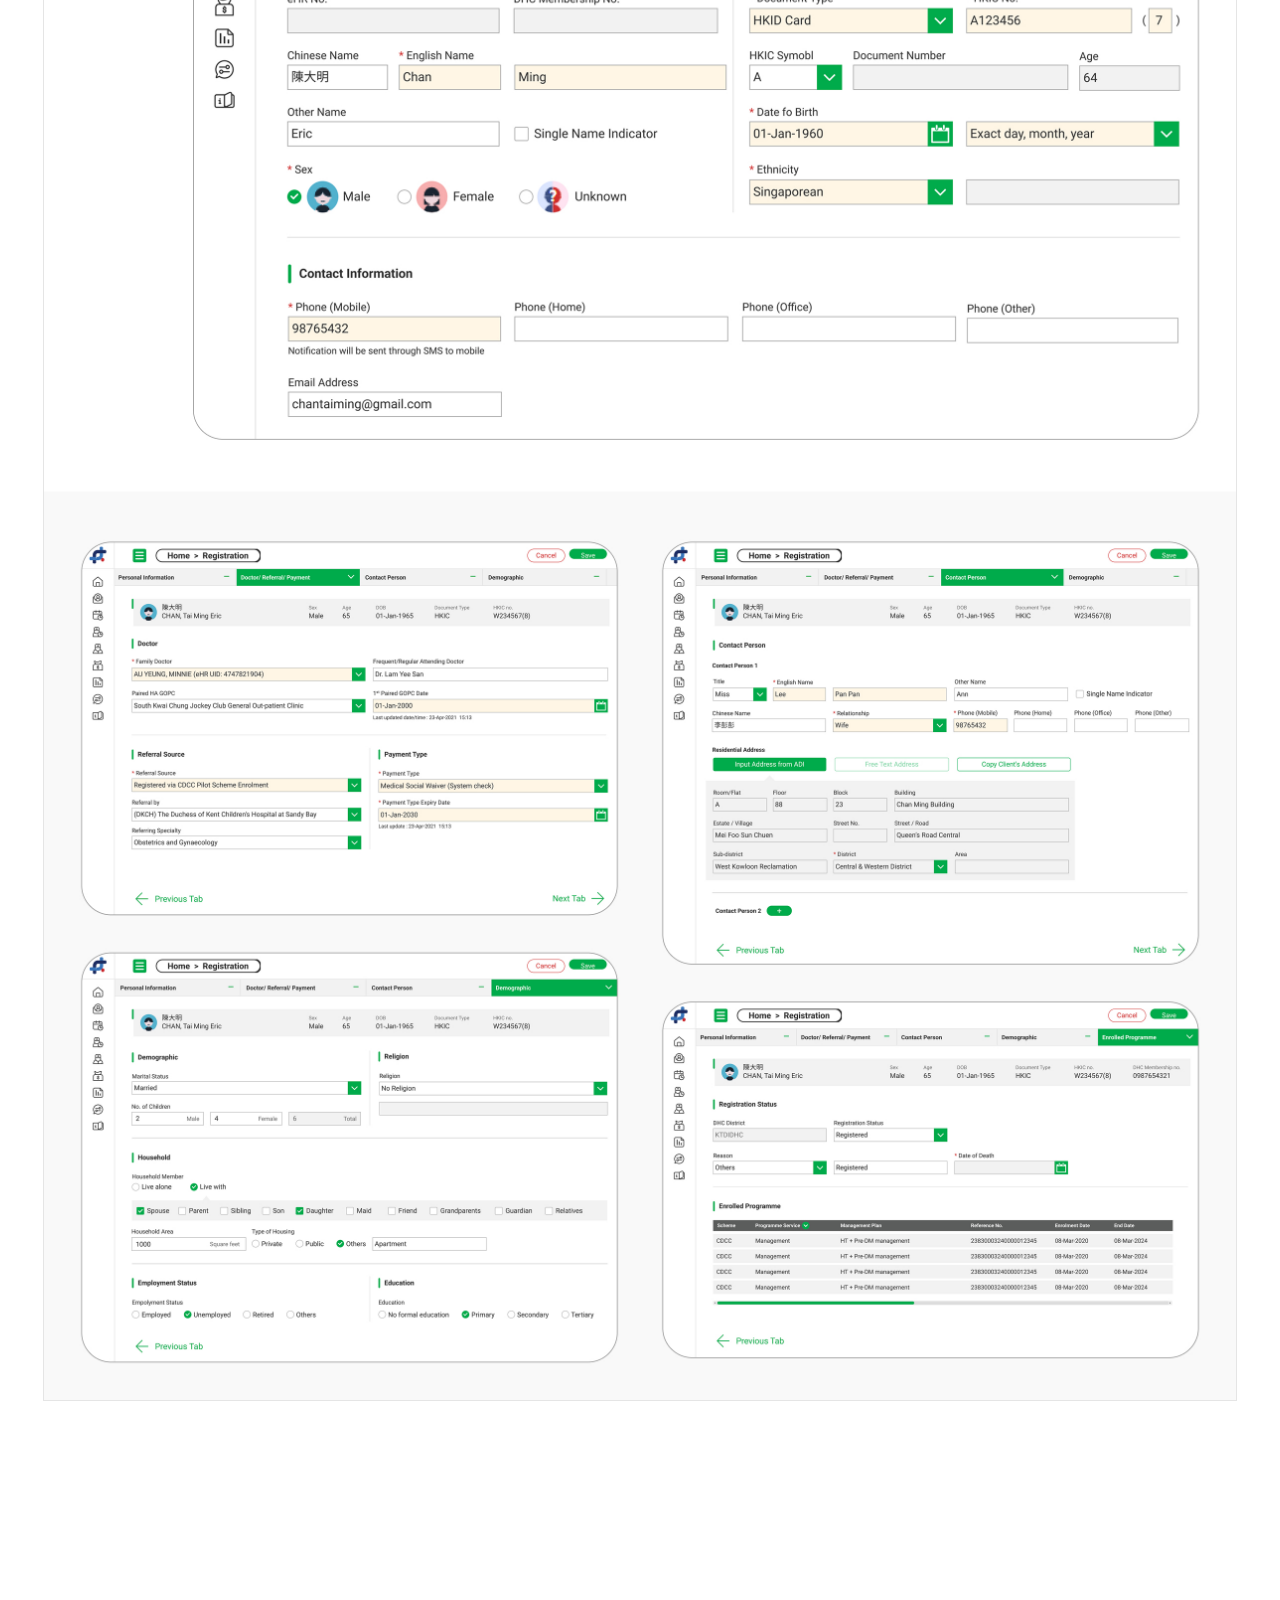
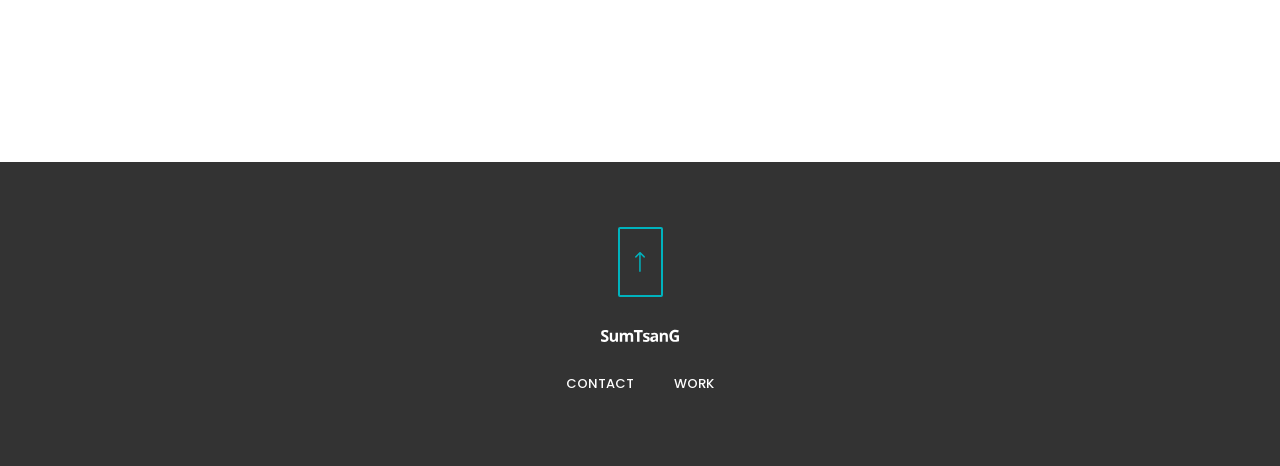
<file: ha-uxui.html>
<!DOCTYPE html>
<html lang="en">
<head>
    <meta charset="utf-8">
    <title>SumTsanG</title>
    <meta name="viewport" content="width=device-width, initial-scale=1.0">
    <link rel="shortcut icon" href="img/favicon.png"/>

    <link rel="stylesheet" href="bootstrap/css/bootstrap.min.css">
    <link rel="stylesheet" href="bootstrap/css/bootstrap-theme.min.css">
    <link rel="stylesheet" href="css/color-turquoise.css">
    <link rel="stylesheet" href="css/retina.css">
    <link rel="stylesheet" href="css/animate.css">
    <link rel="stylesheet" href="css/colors-header.css">
    <link rel="stylesheet" href="fonts/font-awesome-4.6.3/css/font-awesome.min.css">
    <link rel="stylesheet" href="css/magnific-popup.css">
    <link href='https://fonts.googleapis.com/css?family=Poppins:300,400,500,700%7CPlayfair+Display:400,700&subset=latin,latin-ext' rel='stylesheet'>
    <link rel="stylesheet" href="css/style.css">
    <link rel="stylesheet" href="css/responsive.css">
    <link rel="stylesheet" href="css/portfolio-job3.css"/>
</head>

<body class="job3-project-page" class="job3-project-page">
    <div class="header-wrapper header-dark-default clearfix">
        <header class="job3-header">
    <div class="job3-header-inner">
      <a class="job3-logo" href="index.html">
        <img class="svg-black" src="img/svg/logo.svg" alt="Sum Tsang">
      </a>
      <nav>
        <a href="index.html">WORK</a>
        <a href="contact.html">CONTACT</a>
      </nav>
    </div>
  </header>
    </div>

    <div class="page-content pt-50">
        <div class="container">
            <div class="row">
                <div class="col-md-12 project-details-wide project-gallery-wide">
                    <h3>OnRamp CMS Revamp</h3>
                    <p>
                    Leading the comprehensive redesign of OnRamp, a specialized healthcare CMS platform, to streamline complex clinical consultation workflows 
                        and significantly enhance operational efficiency for medical administrators and healthcare professionals. 
                    </p>

                    <div class="row" style="margin-bottom: 50px;">
                        <div class="col-md-4 col-sm-4">
                            <h5>Client</h5>
                            <p>Hospital Authority</p>
                        </div>
                        <div class="col-md-4 col-sm-4">
                            <h5>Type of Work</h5>
                            <p>A. Digital Product Design<br>
                                - User Interface (UI) System<br>
                                - Web Design (Responsive)<br>
                                - Prototype & Wireframes<br>
                                <br>
                                B. Specialized UX Tasks<br>
                                - User Research & Discovery<br>
                                - User Journey Mapping & Flows<br>
                        </div>
                        <div class="col-md-4 col-sm-4">
                            <h5>Date</h5>
                            <p>2025-2026</p>
                        </div>
                    </div>

                    <ul class="vertical-stack-gallery">
                        <li class="triggerAnimation animated" data-animate="fadeIn"><img src="img/portfolio/hat-ux-01.jpg" alt="Hero"></li>
                        <li class="triggerAnimation animated" data-animate="fadeIn">
                            <div style="padding: 60px 0;">
                                <h1 style="text-align: center; color: #ddd;">01</h1>
                                <h6 style="text-align: center; color: #333;">Project Overview</h6>
                            </div>
                        </li>
                        <li class="triggerAnimation animated" data-animate="fadeIn"><img src="img/portfolio/hat-ux-02.jpg" alt="Revamp 1"></li>
                         <li class="triggerAnimation animated" data-animate="fadeIn"><img src="img/portfolio/hat-ux-03-color.jpg" alt="Revamp 1"></li>
                        
                        <li class="triggerAnimation animated" data-animate="fadeIn">
                            <div style="padding: 60px 0;">
                                <h1 style="text-align: center; color: #ddd;">02</h1>
                                <h6 style="text-align: center; color: #333;">Registration, Application and Consultation</h6>
                            </div>
                        </li>
                        <li class="triggerAnimation animated" data-animate="fadeIn"><img src="img/portfolio/hat-ux-04-regist.jpg" class="border" alt="Manual"></li>
                        <li class="triggerAnimation animated" data-animate="fadeIn"><img src="img/portfolio/hat-ux-05-appoint.jpg" class="border" alt="Manual"></li>
                        <li class="triggerAnimation animated" data-animate="fadeIn"><img src="img/portfolio/hat-ux-06-consultation.jpg" class="border" alt="Manual"></li>

                    </ul>
                </div>
            </div>
        </div>
    </div>

    

    <div id="footer-wrapper" class="footer-dark simple-style footer-box centered">
        <footer id="footer">
            <div class="container">
                <div class="row mb-0">
                    <div class="col-md-12">
                        <a href="" class="to-top">
                            <span class="icon-container"><img src="img/svg/to-top.svg" class="svg-theme-color" alt="To Top"></span>
                        </a>
                        <div class="logo">
                            <a href="index.html">
                                <span class="icon-container"><img class="svg-white" src="img/svg/logo-w.svg" alt="Logo"></span>
                            </a>
                        </div>
                    </div>
                </div>
                <div class="row">
                    <ul class="footer-widget-container col-md-12 mb-0">
                        <li class="widget widget_nav_menu widget_horizontal_menu">
                            <ul class="menu">
                                <li class="menu-item"><a href="contact.html">Contact</a></li>
                                <li class="menu-item"><a href="index.html">Work</a></li>
                            </ul>
                        </li>
                    </ul>
                </div>
            </div>
        </footer>
    </div>

    <script src="js/jquery-2.1.4.min.js"></script>
    <script src="bootstrap/js/bootstrap.min.js"></script>
    <script src="js/jquery.scripts.min.js"></script>
    <script src="js/volcanno.include.js"></script>

</body>
</html>
</file>
<file: css/color-turquoise.css>
/*
    Turquoise color styles - You can change this colors to any color you want
*/

/* EMPHASIZED COLOR */
span,
a:hover,a:focus,
h1 span, h2 span, h3 span,
h4 span, h5 span, h6 span,
.service-box-icon .icon-container .fa,
.service-box-icon a:hover h3,
.page-content.dark .wpcf7 .wpcf7-text:focus,
.page-content.dark .wpcf7 .wpcf7-textarea:focus,
strong a,
.custom-heading a:hover h4,
.widget_nav_menu ul li span:hover,
.widget_nav_menu ul li .fa,
.btn-link:hover,
.widget_nav_menu ul li a:hover span,
.widget_recent_entries ul > li a .fa,
.widget_recent_entries ul > li a:hover p,
.centered-icon .icon-container .fa,
.read-more-icon:hover + .block-title,
.tweet-list li a,
.header-dark-theme-color #header .dropdown-menu > li.current-menu-item > a,
.header-dark-theme-color .navbar-default .navbar-nav>li>a:hover,
.header-dark-theme-color #header .navbar-default .navbar-nav > li >a:focus,
.header-dark-theme-color .navbar-nav>li>a:before,
.header-dark-theme-color #header .dropdown-menu > li > a:hover, 
.header-dark-theme-color #header .dropdown-menu > li > a:focus, 
.header-dark-theme-color #header .dropdown.dropdown-submenu > a:hover::after,
.header-light-theme-color #header .dropdown-menu > li.current-menu-item > a,
.header-light-theme-color #header .navbar-default .navbar-nav > li >a:hover,
.header-light-theme-color #header .navbar-default .navbar-nav > li >a:focus,
.header-light-theme-color .navbar-nav>li>a:before,
.header-light-theme-color #header .dropdown-menu > li > a:hover, 
.header-light-theme-color #header .dropdown-menu > li > a:focus, 
.header-light-theme-color #header .dropdown.dropdown-submenu > a:hover::after,
.navbar-nav > li.dropdown.hover:hover > .dropdown-menu > li.current-menu-item > a,
.megamenu> li > ul > .current-menu-item > a,
.nav .open > a:focus,
.dropdown-menu>.current-menu-item>a,
.btn-wrapper .btn.btn-outlined,
.team-member.block-item .team-member-name a:hover h4,
.team-member.clean-style .team-member-name a:hover h4,
.team-member.simple-style .team-member-name a:hover h4,
.block-title:hover + .read-more-icon .fa,
.read-more-icon:hover .fa,
.team-member.clean-style .social-links.theme-hover li a:hover .fa,
.team-member.simple-style .social-links.theme-hover li a:hover .fa,
.header-wrapper.hamburger-menu.hamburger-menu-dark .fat-nav li a:hover,
.header-wrapper.hamburger-menu.hamburger-menu-light .fat-nav li a:hover,
#footer-wrapper.simple-style.footer-dark .breadcrumb li a:hover,
#footer-wrapper.simple-style .to-top .fa,
.newsletter .newsletter-submit:hover,
.footer-dark .footer-widget-container .widget a:hover,
.footer-light .footer-widget-container .widget a:hover,
#footer-wrapper.widgetized-style-1.footer-dark .to-top:hover,
#footer-wrapper.widgetized-style-1.footer-dark .to-top:hover .fa,
#footer-wrapper.widgetized-style-1.footer-light .to-top:hover,
#footer-wrapper.widgetized-style-1.footer-light .to-top:hover .fa,
#footer-wrapper.widgetized-style-1.footer-light .to-top:hover,
#footer-wrapper.widgetized-style-1.footer-light .to-top:hover .fa,
.footer-light .footer-widget-container .newsletter .newsletter-submit:hover,
.footer-dark .footer-widget-container .newsletter .newsletter-submit:hover,
#footer-wrapper.footer-light p a,
#footer-wrapper #copyright-container p a:hover,
#copyright-container a:hover,
.widget.widget_nav_menu.widget_horizontal_menu .menu .menu-item a:hover,
.footer-dark .rpw_posts_widget .rpw_blog a:hover h4,
.footer-light .rpw_posts_widget .rpw_blog a:hover h4,
.footer-dark .footer-widget-container .widget.widget_recent_comments ul li a,
.footer-light .footer-widget-container .widget.widget_recent_comments ul li a,
.page-content.dark .heading-subtitle-top p.text-theme-color,
.page-content.dark .heading-subtitle-top h2.text-theme-color,
.heading-subtitle-top p.text-theme-color,
.heading-subtitle-top h2.text-theme-color,
.heading-subtitle-top span.text-theme-color,
.heading-subtitle-bottom span.text-theme-color,
.page-content.dark .heading-subtitle-top span.text-theme-color,
.page-content.dark .heading-subtitle-bottom span.text-theme-color,
.page-content.dark .heading-h1 span.text-theme-color,
.page-content.dark .heading-h2 span.text-theme-color,
.page-content.dark .heading-h3 span.text-theme-color,
.page-content.dark .heading-h4 span.text-theme-color,
.heading-h1 span.text-theme-color,
.heading-h2 span.text-theme-color,
.heading-h3 span.text-theme-color,
.heading-h4 span.text-theme-color,
.header-dark-default #header .dropdown-menu > li.current-menu-item > a,
.header-dark-default #header .dropdown-menu > li.current-menu-item > a:hover,
.navbar-default .navbar-nav > li.current-menu-parent > a,
.navbar-default .navbar-nav > li.current-menu-item > a,
.dropdown-menu>li>a:hover, .dropdown-menu>li>a:focus,
.megamenu> li ul > li > a:hover,
.megamenu> li ul > li > a:focus,
.post-body h4:hover,
.blog-post .read-more:hover,
.post-share:before,
.post-image .post-body h4:hover,
.aside .newsletter .newsletter-submit:hover,
.aside .widget ul li a:hover,
.aside .rpw_posts_widget .rpw_blog h4:hover,
.widget_recent_entries ul > li::before,
.blog-posts.post-list .blog-post .post-body h3:hover,
.blog-author .author-name:hover,
.blog-author-description a:hover,
.comments-li .comment .comment-reply-link:hover,
.comments-li .comment .comment-reply-link:hover .fa,
.blog-details .rpw_posts_widget .rpw_blog h4:hover,
.counter .county-days-wrapper:after,
.counter .county-hours-wrapper:after,
.counter .county-minutes-wrapper:after,
.counter .county-seconds-wrapper:after,
.header-wrapper.hamburger-menu.hamburger-menu-light .fat-nav li .dropdown.active,
.header-wrapper.hamburger-menu.hamburger-menu-dark .fat-nav li .dropdown.active,
.header-wrapper.hamburger-menu.hamburger-menu-light .fat-nav li .dropdown-multilevel.active,
.header-wrapper.hamburger-menu.hamburger-menu-dark .fat-nav li .dropdown-multilevel.active,
.page-404-content.page-title-fullscreen .heading-subtitle-bottom h1,
.contact-info-container .icon-container .fa,
.page-content .newsletter .submit:hover,
.icon-list.list-theme-color .icon-container .fa,
.page-content #tweetscroll-wrapper ul li a,
.page-content #tweetscroll-wrapper ul li p span,
.footer-light .social-links.social-dark.outlined-dark.theme-hover li a:hover .fa,
.footer-dark .social-links.social-light.outlined-light.theme-hover li a:hover .fa,
.social-links.social-dark.theme-hover.outlined-dark a:hover .fa,
.left-menu .social-links.social-dark.theme-hover.outlined-dark a:hover .fa,
.footer-light .social-links.social-light.theme-hover.outlined-light a:hover .fa,
.social-links.outlined-dark.social-dark li a:hover .fa,
.social-links.outlined-light.social-light li a:hover .fa,
.left-menu .social-links.outlined-dark.social-dark li a:hover .fa,
.left-menu .social-links.outlined-light.social-light li a:hover .fa,
.ms-layer.post-meta li a:hover,
.pricing-table .price p,
.pricing-table .plan-call-to-action a,
.media-heading.author:hover,
.post-share .fa,
.portfolio-photography .isotope-item .post-body .post-meta .post-share .count:hover,
.portfolio-list .portfolio-item .view-all-title h3,
.header-wrapper.hamburger-menu.hamburger-menu-dark .fat-nav li.current-menu-item > a,
.header-wrapper.hamburger-menu.hamburger-menu-light .fat-nav li.current-menu-item > a,
.simple-link:hover,
.dark .simple-link:hover,
.widget ul li a:hover,
.woocommerce ul.product_list_widget li .product-title:hover,
.woocommerce nav.woocommerce-pagination .page-numbers li span.current,
.service-box-textual a:hover h3,
.social-links.theme-hover li a:hover,
.aside-widgets .tweets-list-container .tweet-list li span.hash,
.aside-widgets .tweets-list-container .tweet-list li a{
    color: #00b3be;
}

/* EMPHASIZED COLOR - FOCUS */
.btn-link:focus {
    color: #16c4cf;
}

/* EMPHASIZED BACKGROUND COLOR */
.widget_tag_cloud .tagcloud a:hover,
.slide-line,
.btn-primary.style-2:hover,
.btn-primary.style-1:hover,
.btn-primary.style-1:focus,
.btn-primary.style-2,
.read-more:before,
.menu-icon.open span,
.widget .title h3:after,
.widget .widget-title:after,
.block-item .block-item-buttons li:hover,
.btn-wrapper .btn,
.btn-wrapper .btn.btn-white:hover,
.heading-subtitle-bottom h1:after,
.heading-subtitle-bottom h2:after,
.heading-subtitle-bottom h3:after,
.btn-wrapper .btn.btn-outlined:hover,
.header-wrapper .header-cart .cart-count,
.footer-light .widget_tag_cloud a:hover,
.footer-dark .widget_tag_cloud a:hover,
.widget.widget_search .search-submit,
.service-box-textual .separator,
.blockquote-wrapper .blockquote-boxed .cite:before,
.blockquote-simple .top-title:before,
.quote-post .blockquote .cite:before,
.blog-post-gallery .nivo-controlNav a.active,
.pagination li:hover a,
.pagination li.active a,
.comment-form .wpcf7-submit.btn:hover,
.portfolio-grid .isotope-item .mask .post-body .open-image:hover,
.portfolio-masonry .isotope-item .mask .post-body .open-image:hover,
.portfolio-grid.portfolio-category .isotope-item .mask .post-body .open-image:hover,
.portfolio-grid.portfolio-category .post-category,
.portfolio-blog-nav-hover .portfolio-blog-nav-btn span:before,
.portfolio-blog-nav-hover .portfolio-blog-nav-btn:hover,
.portfolio-blog-nav-hover .portfolio-blog-nav-btn-wrapper.nav-back .portfolio-blog-nav-btn,
.maintenance-page .expand,
.counter .county-days-wrapper:after,
.counter .county-hours-wrapper:after,
.counter .county-minutes-wrapper:after,
.counter .county-seconds-wrapper:after,
.number-counter .timer-container:after,
.image-link a span:after,
.details-list li h5:before,
.jp-volume-bar-value,
.jp-play-bar,
.nanobar .bar,
.newsletter-popup .newsletter .submit,
.divider,
.woocommerce.woocommerce-page .product button.button.alt,
.woocommerce.woocommerce-page .product .related.products h2::before,
.woocommerce.woocommerce-page .product .related.products ul.products li a.button,
.woocommerce.woocommerce-page .product .woocommerce-tabs #review_form_wrapper .form-submit #comment-reply,
.social-links.social-light.social-animated a.animate-social-icon:hover,
.social-links.social-dark.social-animated a.animate-social-icon:hover{
    background-color: #00b3be;
}

.social-links.social-dark.theme-hover li a:hover,
.social-links.social-light.theme-hover li a:hover,
.hamburger.active:hover .hamburger__icon:before,
.hamburger.active:hover .hamburger__icon:after{
    background-color: #00b3be !important;
}

/* EMPHASIZED BACKGROUND COLOR - HOVER*/
.btn-wrapper .btn:hover,
.widget.widget_search .search-submit:hover,
.portfolio-blog-nav-hover .portfolio-blog-nav-btn-wrapper.nav-back .portfolio-blog-nav-btn:hover,
.newsletter-popup .newsletter .submit:hover,
.woocommerce.woocommerce-page .product button.button.alt:hover,
.woocommerce.woocommerce-page .product .related.products ul.products li a.button:hover,
.woocommerce.woocommerce-page .product .woocommerce-tabs #review_form_wrapper .form-submit #comment-reply:hover{
    background-color: #16c4cf;
}
.mask {
    background-color: rgba(0, 179, 190,0.8);
}

/*  BORDERS
============================================================================= */

/* EMPHASIZED BORDER COLOR */
.wpcf7-text:focus,
.wpcf7-select:focus,
.wpcf7-textarea:focus,
.btn-wrapper .btn.btn-outlined,
.footer-light .widget_tag_cloud a:hover,
.footer-dark .widget.widget_search .a_search:focus,
.footer-light .widget.widget_search .a_search:focus,
.blockquote-standard.theme-color,
.contact-form .wpcf7-text:focus,
.contact-form .wpcf7-textarea:focus,
.dark .contact-form .wpcf7-text:focus, 
.dark .contact-form .wpcf7-select:focus,
.dark .contact-form .wpcf7-textarea:focus,
.tabs li.active a,
.tabs li a:hover,
.pricing-table.plan-1.plan-highlighted,
.left-menu.dark .social-links.outlined-dark.natural-hover a:hover,
.page-content .newsletter .email:focus,
.newsletter-popup,
.newsletter-popup .newsletter input:focus,
.woocommerce.woocommerce-page .product .woocommerce-tabs #review_form_wrapper .comment-form .comment-form-author input:focus,
.woocommerce.woocommerce-page .product .woocommerce-tabs #review_form_wrapper .comment-form .comment-form-email input:focus,
.woocommerce.woocommerce-page .product .woocommerce-tabs #review_form_wrapper .comment-form-comment #comment:focus{
    border-color: #00b3be;
}
.to-top,
.aside .widget.widget_search .a_search:focus,
.tabs li.active a,
.tabs li a:hover,
.social-links.social-dark.theme-hover.outlined-dark a:hover,
.social-links.social-light.theme-hover.outlined-light a:hover{
    border-color: #00b3be !important;
}

/* EMPHASIZED TOP BORDER COLOR */
#testimonial-carousel .testimonial-background:after {
    border-top-color: #00b3be;
}

/* SVG FILL */
.svg-theme-color .st0,
.svg-turquoise .st0,
.block-title:hover + .read-more-icon .svg-theme-hover .st0,
.pricing-table .plan-call-to-action .st0{
    fill: #00b3be;
}
</file>
<file: css/retina.css>
/*
    Retina ready styles
*/
@media only screen and (-webkit-min-device-pixel-ratio: 1.5),
only screen and (min--moz-device-pixel-ratio: 1.5),
only screen and (-o-min-device-pixel-ratio: 3/2),
only screen and (min-device-pixel-ratio: 1.5){

    .widget_search .search-submit {
        background-image: url('../img/search@2x.png');
        background-size: 18px 18px;
    }
}
</file>
<file: css/colors-header.css>
/* STANDARD HEADER ITEMS */



.header-light-dark-current .navbar-default .navbar-nav>li>a:hover,
.header-dark-default .navbar-default .navbar-nav>li>a:hover,

.header-light-default .navbar-default .navbar-nav>li.current-menu-item>a,

.header-light-default .navbar-default .navbar-nav>li>a:hover,
.header-light-default .navbar-nav>li>a:before,
.header-light-darker .navbar-default .navbar-nav>li.current-menu-item>a,
.header-light-darker .navbar-default .navbar-nav>li>a:before{
    color: #fff;
}

 .header-dark-default.header-transparent .navbar-default .navbar-nav>li>a:focus,
.header-wrapper.header-transparent.header-light-theme-color .main-nav .navbar-default .navbar-nav>li>a,
.header-light-default .navbar-default .navbar-nav>li>a,

.header-light-dark-current .navbar-default .navbar-nav>li>a {
    color: #eee;
}

.header-dark-default .navbar-default .navbar-nav>li>a, .header-dark-default .navbar-default .navbar-nav>li>a:focus,
.header-wrapper.resize-header.header-dark-default .main-nav .navbar-default .navbar-nav>li>a,
.navbar-default .navbar-nav>li>a,
.header-dark-theme-color .navbar-default .navbar-nav>li>a, .header-dark-theme-color .navbar-default .navbar-nav>li>a:focus,
 .header-light-dark-current.resize-header .navbar-default .navbar-nav>li>a,
.header-wrapper.header-transparent.header-light-default.resize-header .navbar-default .navbar-nav>li>a,
.header-wrapper.header-transparent.header-light-theme-color.resize-header .main-nav .navbar-default .navbar-nav>li>a,
.header-dark-default .navbar-default .navbar-nav > li.current-menu-item > a,
.header-light-default .navbar-default .navbar-nav>li>a:focus,
.header-dark-default #header .navbar-default .navbar-nav > li >a:focus,
.header-light-darker .navbar-default .navbar-nav>li>a:focus,
.header-light-dark-current .navbar-default .navbar-nav>li>a:focus{
    color: #aaa;
}

.header-light-darker .navbar-default .navbar-nav>li>a{
    color: #6D7274;
}
.header-wrapper.resize-header.header-dark-default .navbar-default .navbar-nav>li>a:hover,
.header-wrapper.resize-header.header-dark-default .navbar-default .navbar-nav>li>a:focus,
.header-wrapper.resize-header.header-dark-default .navbar-default .navbar-nav>li>a:before,
.header-wrapper.header-light-dark-current .navbar-default .megamenu> li ul > li > a:hover,
.header-wrapper.header-light-dark-current .navbar-default .megamenu> li ul > li > a:focus,
.header-light-default.resize-header .navbar-default .navbar-nav>li>a:focus,
.header-light-default.resize-header .navbar-default .navbar-nav>li>a:hover,
.header-light-default.resize-header .navbar-nav>li>a:before,
.header-light-darker.resize-header .navbar-default .navbar-nav>li.current-menu-item>a,
.header-light-darker.resize-header .navbar-default .navbar-nav>li>a:before,
.header-light-dark-current .navbar-default .navbar-nav>li:hover>a,
.header-light-dark-current .navbar-default .navbar-nav>li.current-menu-item>a{
    color: #303136 !important;
}


/*  HAMBURGER MENU ITEMS */

.header-wrapper.hamburger-menu.hamburger-menu-light .fat-nav li a {
    color: #fff;
}
.header-wrapper.hamburger-menu.hamburger-menu-dark .fat-nav li a {
    color: #303136;
}
</file>
